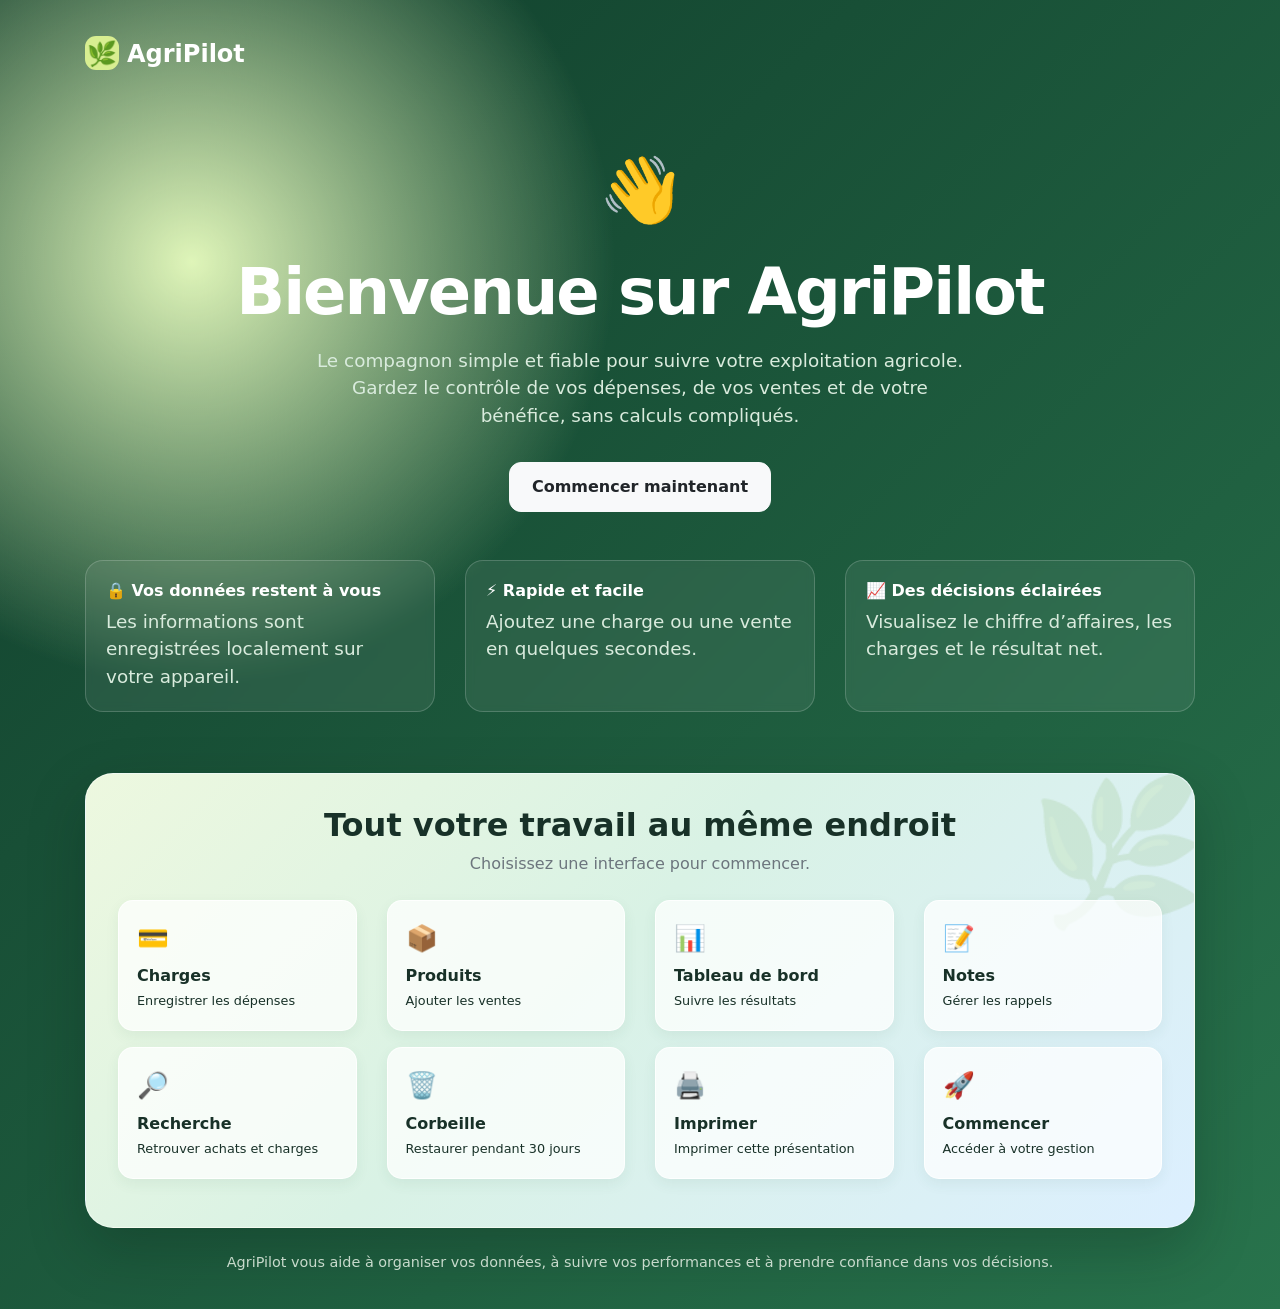
<file: index.html>
<!doctype html>
<html lang="fr">
<head>
  <meta charset="utf-8">
  <meta name="viewport" content="width=device-width, initial-scale=1">
  <title>Bienvenue sur AgriPilot</title>
  <link rel="stylesheet" href="bootstrap-4.0.0/dist/css/bootstrap.min.css">
  <link rel="stylesheet" href="agri.css">
  <style>
    .welcome{min-height:100vh;background:radial-gradient(circle at 15% 20%,#dff5b9 0,transparent 28%),linear-gradient(135deg,#103d2b,#28734c);color:white;padding:36px 0}.hero{padding:70px 0 45px}.hero h1{font-size:clamp(2.2rem,5vw,4.4rem);font-weight:900;letter-spacing:-2px}.hero p{font-size:1.15rem;color:#d9ebdd;max-width:650px}.feature{height:100%;padding:20px;background:#ffffff12;border:1px solid #ffffff2e;border-radius:18px;backdrop-filter:blur(4px)}.feature h2{font-size:1rem;font-weight:800}.menu-panel{background:linear-gradient(135deg,#edf8df,#d9f2e5 45%,#dcefff);color:#183128;border:1px solid #ffffff85;border-radius:28px;padding:32px;box-shadow:0 22px 55px #071c1440;position:relative;overflow:hidden}.menu-panel:before{content:'🌿';position:absolute;right:-15px;top:-32px;font-size:9rem;opacity:.12}.menu-panel h2{font-weight:800}.menu-card{display:block;height:100%;padding:18px;border:1px solid #ffffffcc;border-radius:15px;color:#183128;text-decoration:none;transition:.2s;background:#ffffffbd;box-shadow:0 5px 14px #27604412}.menu-card:hover{transform:translateY(-4px);box-shadow:0 10px 22px #18312825;color:#183128;text-decoration:none;background:#fff}.menu-card span{font-size:1.6rem;display:block;margin-bottom:7px}.menu-card strong{display:block}.trust{color:#d9ebdd;font-size:.9rem}.btn-start{border-radius:12px;padding:12px 22px;font-weight:800}
  </style>
</head>
<body>
  <main class="welcome">
    <div class="container">
      <header class="d-flex align-items-center justify-content-between"><div class="brand"><span class="brand-mark">🌿</span>AgriPilot</div></header>
      <section class="hero text-center">
        <div class="mb-3" style="font-size:4rem">👋</div>
        <h1>Bienvenue sur AgriPilot</h1>
        <p class="mx-auto mt-3">Le compagnon simple et fiable pour suivre votre exploitation agricole. Gardez le contrôle de vos dépenses, de vos ventes et de votre bénéfice, sans calculs compliqués.</p>
        <button class="btn btn-light btn-start mt-3" onclick="document.getElementById('menu').scrollIntoView({behavior:'smooth'})">Commencer maintenant</button>
        <div class="row text-left mt-5"><div class="col-md-4 mb-3"><article class="feature"><h2>🔒 Vos données restent à vous</h2><p class="mb-0">Les informations sont enregistrées localement sur votre appareil.</p></article></div><div class="col-md-4 mb-3"><article class="feature"><h2>⚡ Rapide et facile</h2><p class="mb-0">Ajoutez une charge ou une vente en quelques secondes.</p></article></div><div class="col-md-4 mb-3"><article class="feature"><h2>📈 Des décisions éclairées</h2><p class="mb-0">Visualisez le chiffre d’affaires, les charges et le résultat net.</p></article></div></div>
      </section>
      <section id="menu" class="menu-panel">
        <div class="text-center mb-4"><h2>Tout votre travail au même endroit</h2><p class="text-muted mb-0">Choisissez une interface pour commencer.</p></div>
        <div class="row"><div class="col-6 col-md-3 mb-3"><a class="menu-card" href="gestion_charges_agri.html"><span>💳</span><strong>Charges</strong><small>Enregistrer les dépenses</small></a></div><div class="col-6 col-md-3 mb-3"><a class="menu-card" href="produit_charge_agricol.html"><span>📦</span><strong>Produits</strong><small>Ajouter les ventes</small></a></div><div class="col-6 col-md-3 mb-3"><a class="menu-card" href="tableau_bord_agri.html"><span>📊</span><strong>Tableau de bord</strong><small>Suivre les résultats</small></a></div><div class="col-6 col-md-3 mb-3"><a class="menu-card" href="notes_agri.html"><span>📝</span><strong>Notes</strong><small>Gérer les rappels</small></a></div><div class="col-6 col-md-3 mb-3"><a class="menu-card" href="recherche_agri.html"><span>🔎</span><strong>Recherche</strong><small>Retrouver achats et charges</small></a></div><div class="col-6 col-md-3 mb-3"><a class="menu-card" href="corbeille_agri.html"><span>🗑️</span><strong>Corbeille</strong><small>Restaurer pendant 30 jours</small></a></div><div class="col-6 col-md-3 mb-3"><button class="menu-card text-left w-100" onclick="window.print()"><span>🖨️</span><strong>Imprimer</strong><small>Imprimer cette présentation</small></button></div><div class="col-6 col-md-3 mb-3"><a class="menu-card" href="gestion_charges_agri.html"><span>🚀</span><strong>Commencer</strong><small>Accéder à votre gestion</small></a></div></div>
      </section>
      <p class="trust text-center mt-4 mb-0">AgriPilot vous aide à organiser vos données, à suivre vos performances et à prendre confiance dans vos décisions.</p>
    </div>
  </main>
</body>
</html>
</file>
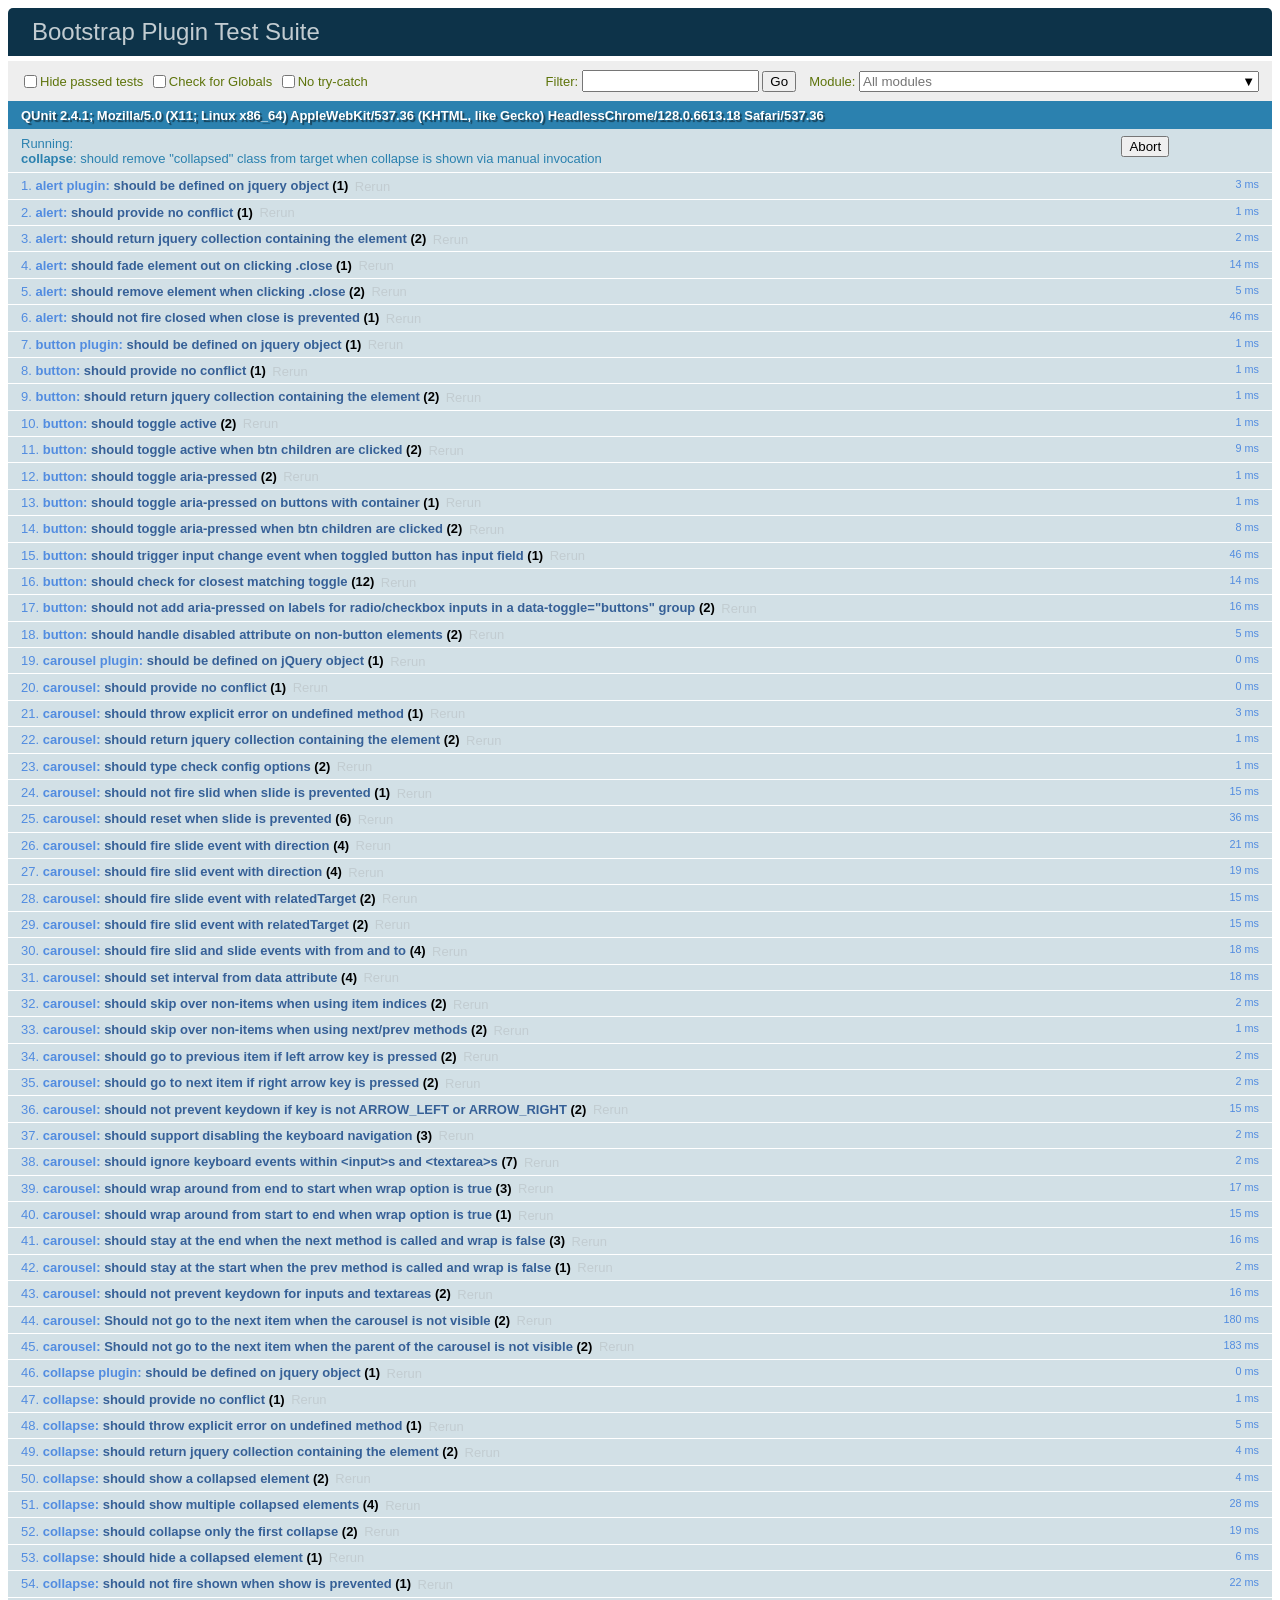
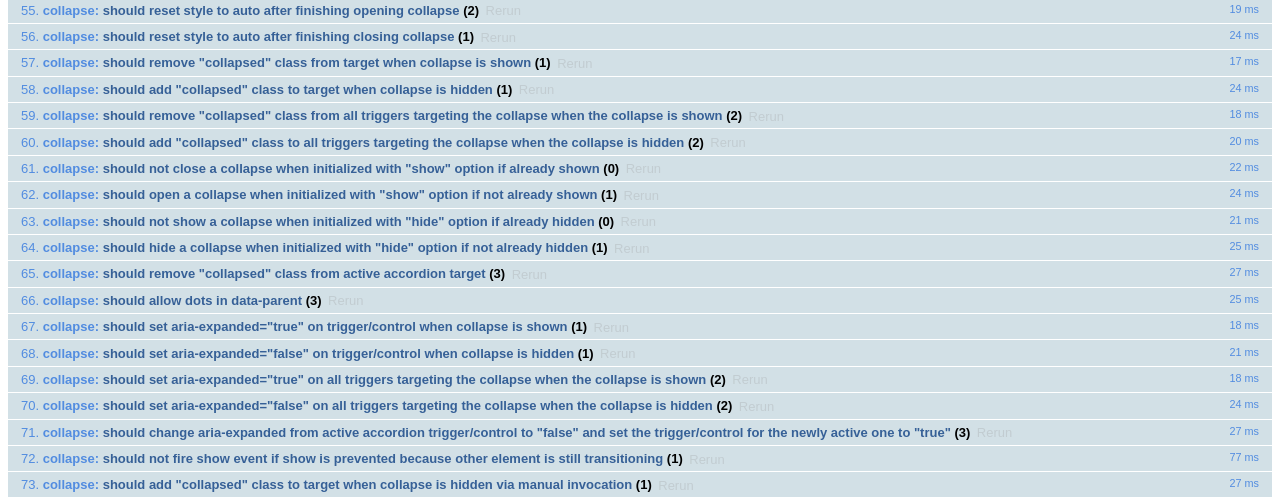
<file: bootstrap-4.0.0/js/tests/index.html>
<!doctype html>
<html lang="en">
  <head>
    <meta charset="utf-8">
    <meta name="viewport" content="width=device-width, initial-scale=1, shrink-to-fit=no">
    <title>Bootstrap Plugin Test Suite</title>

    <!-- jQuery -->
    <script>
      (function () {
        var path = '../../assets/js/vendor/jquery-slim.min.js'
        // get jquery param from the query string.
        var jQueryVersion = location.search.match(/[?&]jquery=(.*?)(?=&|$)/)

        // If a version was specified, use that version from our vendor folder
        if (jQueryVersion) {
          path = 'vendor/jquery-' + jQueryVersion[1] + '.min.js'
        }
        document.write('<script src="' + path + '"><\/script>')
      }())
    </script>
    <script src="../../assets/js/vendor/popper.min.js"></script>

    <!-- QUnit -->
    <link rel="stylesheet" href="vendor/qunit.css" media="screen">
    <script src="vendor/qunit.js"></script>

    <script>
      // Disable jQuery event aliases to ensure we don't accidentally use any of them
      [
        'blur',
        'focus',
        'focusin',
        'focusout',
        'resize',
        'scroll',
        'click',
        'dblclick',
        'mousedown',
        'mouseup',
        'mousemove',
        'mouseover',
        'mouseout',
        'mouseenter',
        'mouseleave',
        'change',
        'select',
        'submit',
        'keydown',
        'keypress',
        'keyup',
        'contextmenu'
      ].forEach(function(eventAlias) {
        $.fn[eventAlias] = function() {
          throw new Error('Using the ".' + eventAlias + '()" method is not allowed, so that Bootstrap can be compatible with custom jQuery builds which exclude the "event aliases" module that defines said method. See https://github.com/twbs/bootstrap/blob/master/CONTRIBUTING.md#js')
        }
      })

      // Require assert.expect in each test
      QUnit.config.requireExpects = true

      // See https://github.com/axemclion/grunt-saucelabs#test-result-details-with-qunit
      var log = []
      var testName

      QUnit.done(function(testResults) {
        var tests = []
        for (var i = 0; i < log.length; i++) {
          var details = log[i]
          tests.push({
            name: details.name,
            result: details.result,
            expected: details.expected,
            actual: details.actual,
            source: details.source
          })
        }
        testResults.tests = tests

        window.global_test_results = testResults
      })

      QUnit.testStart(function(testDetails) {
        QUnit.log(function(details) {
          if (!details.result) {
            details.name = testDetails.name
            log.push(details)
          }
        })
      })

      // Display fixture on-screen on iOS to avoid false positives
      // See https://github.com/twbs/bootstrap/pull/15955
      if (/iPhone|iPad|iPod/.test(navigator.userAgent)) {
        QUnit.begin(function() {
          $('#qunit-fixture').css({ top: 0, left: 0 })
        })

        QUnit.done(function() {
          $('#qunit-fixture').css({ top: '', left: '' })
        })
      }
    </script>

    <!-- Transpiled Plugins -->
    <script src="../dist/util.js"></script>
    <script src="../dist/alert.js"></script>
    <script src="../dist/button.js"></script>
    <script src="../dist/carousel.js"></script>
    <script src="../dist/collapse.js"></script>
    <script src="../dist/dropdown.js"></script>
    <script src="../dist/modal.js"></script>
    <script src="../dist/scrollspy.js"></script>
    <script src="../dist/tab.js"></script>
    <script src="../dist/tooltip.js"></script>
    <script src="../dist/popover.js"></script>

    <!-- Unit Tests -->
    <script src="unit/alert.js"></script>
    <script src="unit/button.js"></script>
    <script src="unit/carousel.js"></script>
    <script src="unit/collapse.js"></script>
    <script src="unit/dropdown.js"></script>
    <script src="unit/modal.js"></script>
    <script src="unit/scrollspy.js"></script>
    <script src="unit/tab.js"></script>
    <script src="unit/tooltip.js"></script>
    <script src="unit/popover.js"></script>
    <script src="unit/util.js"></script>
  </head>
  <body>
    <div id="qunit-container">
      <div id="qunit"></div>
      <div id="qunit-fixture"></div>
    </div>
  </body>
</html>
</file>
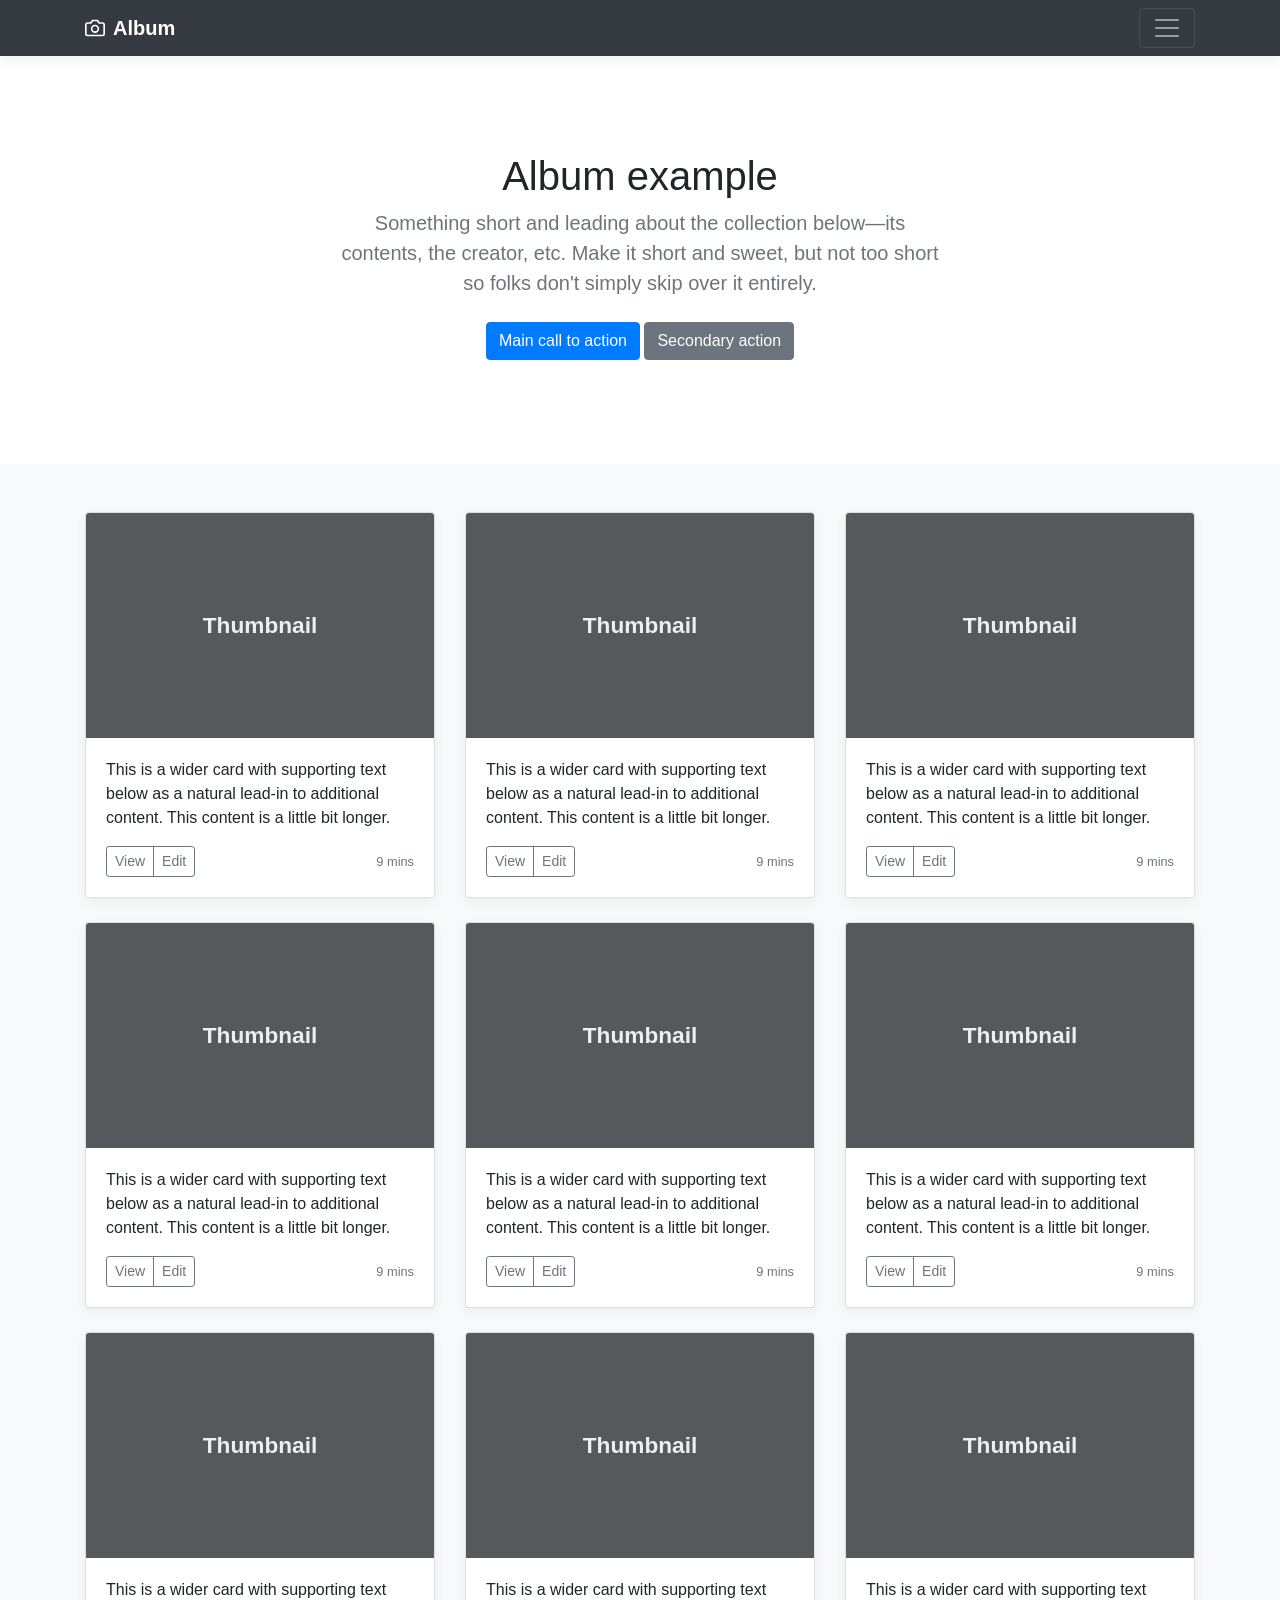
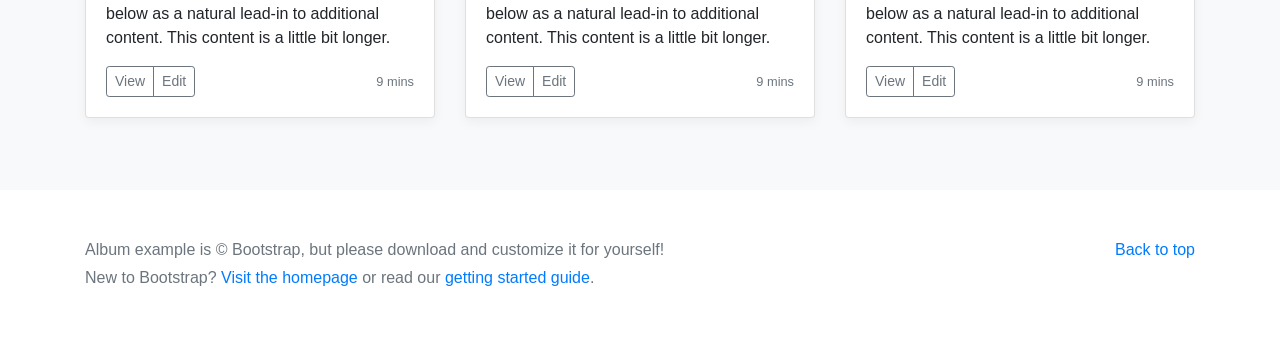
<file: bootstrap-4.0.0/docs/4.0/examples/album/index.html>
<!doctype html>
<html lang="en">
  <head>
    <meta charset="utf-8">
    <meta name="viewport" content="width=device-width, initial-scale=1, shrink-to-fit=no">
    <meta name="description" content="">
    <meta name="author" content="">
    <link rel="icon" href="../../../../favicon.ico">

    <title>Album example for Bootstrap</title>

    <!-- Bootstrap core CSS -->
    <link href="../../../../dist/css/bootstrap.min.css" rel="stylesheet">

    <!-- Custom styles for this template -->
    <link href="album.css" rel="stylesheet">
  </head>

  <body>

    <header>
      <div class="collapse bg-dark" id="navbarHeader">
        <div class="container">
          <div class="row">
            <div class="col-sm-8 col-md-7 py-4">
              <h4 class="text-white">About</h4>
              <p class="text-muted">Add some information about the album below, the author, or any other background context. Make it a few sentences long so folks can pick up some informative tidbits. Then, link them off to some social networking sites or contact information.</p>
            </div>
            <div class="col-sm-4 offset-md-1 py-4">
              <h4 class="text-white">Contact</h4>
              <ul class="list-unstyled">
                <li><a href="#" class="text-white">Follow on Twitter</a></li>
                <li><a href="#" class="text-white">Like on Facebook</a></li>
                <li><a href="#" class="text-white">Email me</a></li>
              </ul>
            </div>
          </div>
        </div>
      </div>
      <div class="navbar navbar-dark bg-dark box-shadow">
        <div class="container d-flex justify-content-between">
          <a href="#" class="navbar-brand d-flex align-items-center">
            <svg xmlns="http://www.w3.org/2000/svg" width="20" height="20" viewBox="0 0 24 24" fill="none" stroke="currentColor" stroke-width="2" stroke-linecap="round" stroke-linejoin="round" class="mr-2"><path d="M23 19a2 2 0 0 1-2 2H3a2 2 0 0 1-2-2V8a2 2 0 0 1 2-2h4l2-3h6l2 3h4a2 2 0 0 1 2 2z"></path><circle cx="12" cy="13" r="4"></circle></svg>
            <strong>Album</strong>
          </a>
          <button class="navbar-toggler" type="button" data-toggle="collapse" data-target="#navbarHeader" aria-controls="navbarHeader" aria-expanded="false" aria-label="Toggle navigation">
            <span class="navbar-toggler-icon"></span>
          </button>
        </div>
      </div>
    </header>

    <main role="main">

      <section class="jumbotron text-center">
        <div class="container">
          <h1 class="jumbotron-heading">Album example</h1>
          <p class="lead text-muted">Something short and leading about the collection below—its contents, the creator, etc. Make it short and sweet, but not too short so folks don't simply skip over it entirely.</p>
          <p>
            <a href="#" class="btn btn-primary my-2">Main call to action</a>
            <a href="#" class="btn btn-secondary my-2">Secondary action</a>
          </p>
        </div>
      </section>

      <div class="album py-5 bg-light">
        <div class="container">

          <div class="row">
            <div class="col-md-4">
              <div class="card mb-4 box-shadow">
                <img class="card-img-top" data-src="holder.js/100px225?theme=thumb&bg=55595c&fg=eceeef&text=Thumbnail" alt="Card image cap">
                <div class="card-body">
                  <p class="card-text">This is a wider card with supporting text below as a natural lead-in to additional content. This content is a little bit longer.</p>
                  <div class="d-flex justify-content-between align-items-center">
                    <div class="btn-group">
                      <button type="button" class="btn btn-sm btn-outline-secondary">View</button>
                      <button type="button" class="btn btn-sm btn-outline-secondary">Edit</button>
                    </div>
                    <small class="text-muted">9 mins</small>
                  </div>
                </div>
              </div>
            </div>
            <div class="col-md-4">
              <div class="card mb-4 box-shadow">
                <img class="card-img-top" data-src="holder.js/100px225?theme=thumb&bg=55595c&fg=eceeef&text=Thumbnail" alt="Card image cap">
                <div class="card-body">
                  <p class="card-text">This is a wider card with supporting text below as a natural lead-in to additional content. This content is a little bit longer.</p>
                  <div class="d-flex justify-content-between align-items-center">
                    <div class="btn-group">
                      <button type="button" class="btn btn-sm btn-outline-secondary">View</button>
                      <button type="button" class="btn btn-sm btn-outline-secondary">Edit</button>
                    </div>
                    <small class="text-muted">9 mins</small>
                  </div>
                </div>
              </div>
            </div>
            <div class="col-md-4">
              <div class="card mb-4 box-shadow">
                <img class="card-img-top" data-src="holder.js/100px225?theme=thumb&bg=55595c&fg=eceeef&text=Thumbnail" alt="Card image cap">
                <div class="card-body">
                  <p class="card-text">This is a wider card with supporting text below as a natural lead-in to additional content. This content is a little bit longer.</p>
                  <div class="d-flex justify-content-between align-items-center">
                    <div class="btn-group">
                      <button type="button" class="btn btn-sm btn-outline-secondary">View</button>
                      <button type="button" class="btn btn-sm btn-outline-secondary">Edit</button>
                    </div>
                    <small class="text-muted">9 mins</small>
                  </div>
                </div>
              </div>
            </div>

            <div class="col-md-4">
              <div class="card mb-4 box-shadow">
                <img class="card-img-top" data-src="holder.js/100px225?theme=thumb&bg=55595c&fg=eceeef&text=Thumbnail" alt="Card image cap">
                <div class="card-body">
                  <p class="card-text">This is a wider card with supporting text below as a natural lead-in to additional content. This content is a little bit longer.</p>
                  <div class="d-flex justify-content-between align-items-center">
                    <div class="btn-group">
                      <button type="button" class="btn btn-sm btn-outline-secondary">View</button>
                      <button type="button" class="btn btn-sm btn-outline-secondary">Edit</button>
                    </div>
                    <small class="text-muted">9 mins</small>
                  </div>
                </div>
              </div>
            </div>
            <div class="col-md-4">
              <div class="card mb-4 box-shadow">
                <img class="card-img-top" data-src="holder.js/100px225?theme=thumb&bg=55595c&fg=eceeef&text=Thumbnail" alt="Card image cap">
                <div class="card-body">
                  <p class="card-text">This is a wider card with supporting text below as a natural lead-in to additional content. This content is a little bit longer.</p>
                  <div class="d-flex justify-content-between align-items-center">
                    <div class="btn-group">
                      <button type="button" class="btn btn-sm btn-outline-secondary">View</button>
                      <button type="button" class="btn btn-sm btn-outline-secondary">Edit</button>
                    </div>
                    <small class="text-muted">9 mins</small>
                  </div>
                </div>
              </div>
            </div>
            <div class="col-md-4">
              <div class="card mb-4 box-shadow">
                <img class="card-img-top" data-src="holder.js/100px225?theme=thumb&bg=55595c&fg=eceeef&text=Thumbnail" alt="Card image cap">
                <div class="card-body">
                  <p class="card-text">This is a wider card with supporting text below as a natural lead-in to additional content. This content is a little bit longer.</p>
                  <div class="d-flex justify-content-between align-items-center">
                    <div class="btn-group">
                      <button type="button" class="btn btn-sm btn-outline-secondary">View</button>
                      <button type="button" class="btn btn-sm btn-outline-secondary">Edit</button>
                    </div>
                    <small class="text-muted">9 mins</small>
                  </div>
                </div>
              </div>
            </div>

            <div class="col-md-4">
              <div class="card mb-4 box-shadow">
                <img class="card-img-top" data-src="holder.js/100px225?theme=thumb&bg=55595c&fg=eceeef&text=Thumbnail" alt="Card image cap">
                <div class="card-body">
                  <p class="card-text">This is a wider card with supporting text below as a natural lead-in to additional content. This content is a little bit longer.</p>
                  <div class="d-flex justify-content-between align-items-center">
                    <div class="btn-group">
                      <button type="button" class="btn btn-sm btn-outline-secondary">View</button>
                      <button type="button" class="btn btn-sm btn-outline-secondary">Edit</button>
                    </div>
                    <small class="text-muted">9 mins</small>
                  </div>
                </div>
              </div>
            </div>
            <div class="col-md-4">
              <div class="card mb-4 box-shadow">
                <img class="card-img-top" data-src="holder.js/100px225?theme=thumb&bg=55595c&fg=eceeef&text=Thumbnail" alt="Card image cap">
                <div class="card-body">
                  <p class="card-text">This is a wider card with supporting text below as a natural lead-in to additional content. This content is a little bit longer.</p>
                  <div class="d-flex justify-content-between align-items-center">
                    <div class="btn-group">
                      <button type="button" class="btn btn-sm btn-outline-secondary">View</button>
                      <button type="button" class="btn btn-sm btn-outline-secondary">Edit</button>
                    </div>
                    <small class="text-muted">9 mins</small>
                  </div>
                </div>
              </div>
            </div>
            <div class="col-md-4">
              <div class="card mb-4 box-shadow">
                <img class="card-img-top" data-src="holder.js/100px225?theme=thumb&bg=55595c&fg=eceeef&text=Thumbnail" alt="Card image cap">
                <div class="card-body">
                  <p class="card-text">This is a wider card with supporting text below as a natural lead-in to additional content. This content is a little bit longer.</p>
                  <div class="d-flex justify-content-between align-items-center">
                    <div class="btn-group">
                      <button type="button" class="btn btn-sm btn-outline-secondary">View</button>
                      <button type="button" class="btn btn-sm btn-outline-secondary">Edit</button>
                    </div>
                    <small class="text-muted">9 mins</small>
                  </div>
                </div>
              </div>
            </div>
          </div>
        </div>
      </div>

    </main>

    <footer class="text-muted">
      <div class="container">
        <p class="float-right">
          <a href="#">Back to top</a>
        </p>
        <p>Album example is &copy; Bootstrap, but please download and customize it for yourself!</p>
        <p>New to Bootstrap? <a href="../../">Visit the homepage</a> or read our <a href="../../getting-started/">getting started guide</a>.</p>
      </div>
    </footer>

    <!-- Bootstrap core JavaScript
    ================================================== -->
    <!-- Placed at the end of the document so the pages load faster -->
    <script src="https://code.jquery.com/jquery-3.2.1.slim.min.js" integrity="sha384-KJ3o2DKtIkvYIK3UENzmM7KCkRr/rE9/Qpg6aAZGJwFDMVNA/GpGFF93hXpG5KkN" crossorigin="anonymous"></script>
    <script>window.jQuery || document.write('<script src="../../../../assets/js/vendor/jquery-slim.min.js"><\/script>')</script>
    <script src="../../../../assets/js/vendor/popper.min.js"></script>
    <script src="../../../../dist/js/bootstrap.min.js"></script>
    <script src="../../../../assets/js/vendor/holder.min.js"></script>
  </body>
</html>
</file>
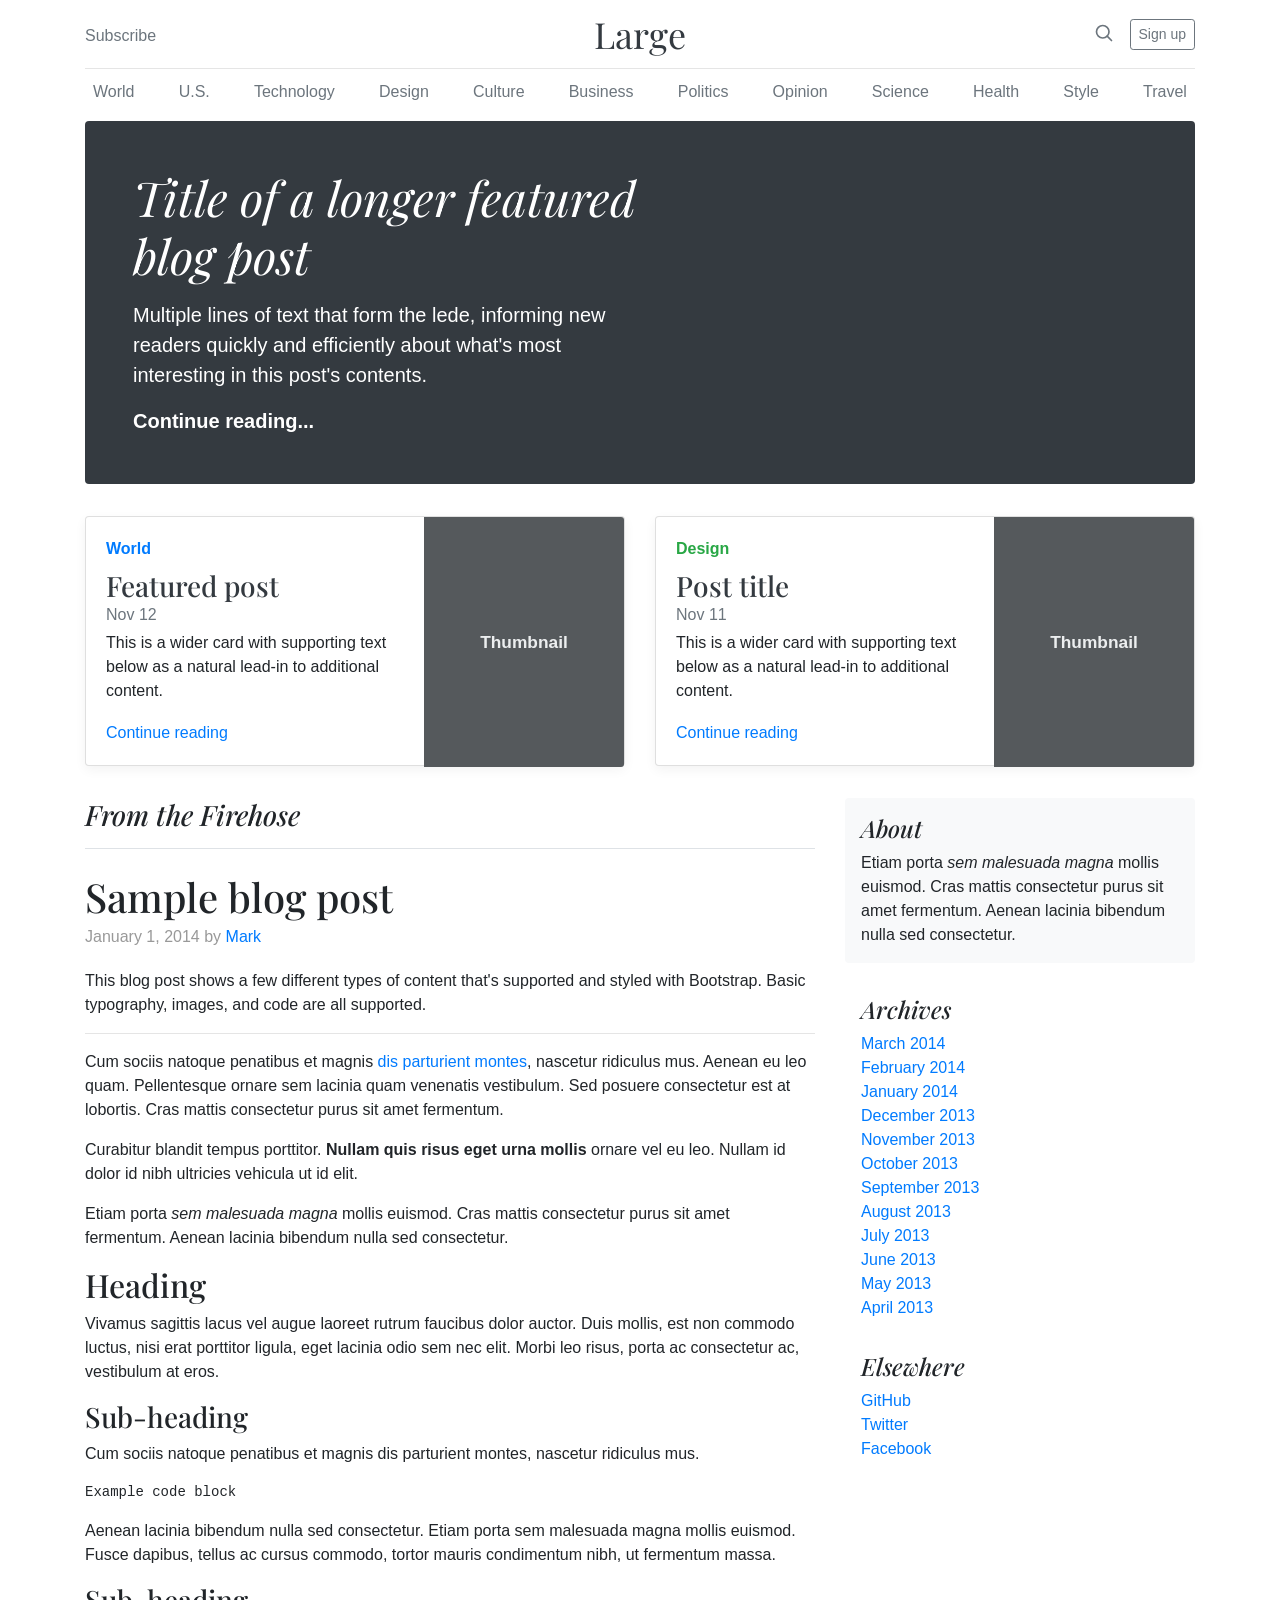
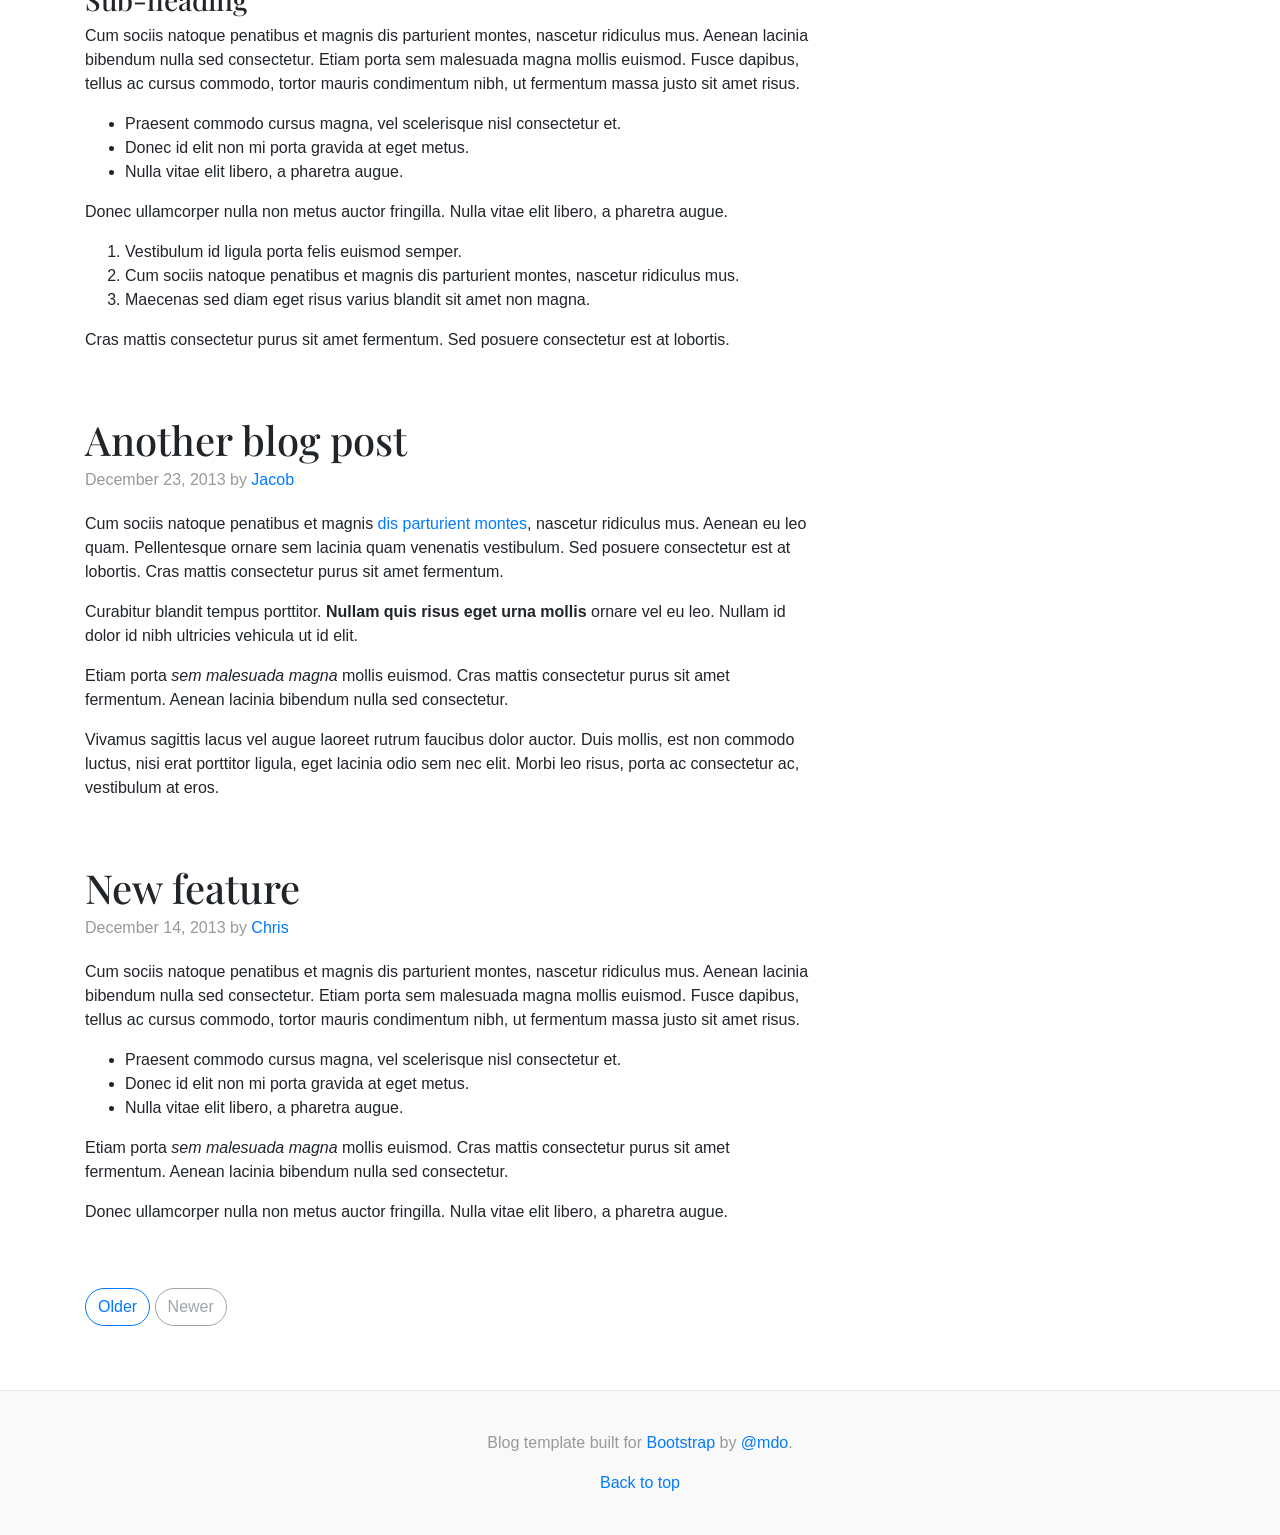
<file: bootstrap-4.0.0/docs/4.0/examples/blog/index.html>
<!doctype html>
<html lang="en">
  <head>
    <meta charset="utf-8">
    <meta name="viewport" content="width=device-width, initial-scale=1, shrink-to-fit=no">
    <meta name="description" content="">
    <meta name="author" content="">
    <link rel="icon" href="../../../../favicon.ico">

    <title>Blog Template for Bootstrap</title>

    <!-- Bootstrap core CSS -->
    <link href="../../../../dist/css/bootstrap.min.css" rel="stylesheet">

    <!-- Custom styles for this template -->
    <link href="https://fonts.googleapis.com/css?family=Playfair+Display:700,900" rel="stylesheet">
    <link href="blog.css" rel="stylesheet">
  </head>

  <body>

    <div class="container">
      <header class="blog-header py-3">
        <div class="row flex-nowrap justify-content-between align-items-center">
          <div class="col-4 pt-1">
            <a class="text-muted" href="#">Subscribe</a>
          </div>
          <div class="col-4 text-center">
            <a class="blog-header-logo text-dark" href="#">Large</a>
          </div>
          <div class="col-4 d-flex justify-content-end align-items-center">
            <a class="text-muted" href="#">
              <svg xmlns="http://www.w3.org/2000/svg" width="20" height="20" viewBox="0 0 24 24" fill="none" stroke="currentColor" stroke-width="2" stroke-linecap="round" stroke-linejoin="round" class="mx-3"><circle cx="10.5" cy="10.5" r="7.5"></circle><line x1="21" y1="21" x2="15.8" y2="15.8"></line></svg>
            </a>
            <a class="btn btn-sm btn-outline-secondary" href="#">Sign up</a>
          </div>
        </div>
      </header>

      <div class="nav-scroller py-1 mb-2">
        <nav class="nav d-flex justify-content-between">
          <a class="p-2 text-muted" href="#">World</a>
          <a class="p-2 text-muted" href="#">U.S.</a>
          <a class="p-2 text-muted" href="#">Technology</a>
          <a class="p-2 text-muted" href="#">Design</a>
          <a class="p-2 text-muted" href="#">Culture</a>
          <a class="p-2 text-muted" href="#">Business</a>
          <a class="p-2 text-muted" href="#">Politics</a>
          <a class="p-2 text-muted" href="#">Opinion</a>
          <a class="p-2 text-muted" href="#">Science</a>
          <a class="p-2 text-muted" href="#">Health</a>
          <a class="p-2 text-muted" href="#">Style</a>
          <a class="p-2 text-muted" href="#">Travel</a>
        </nav>
      </div>

      <div class="jumbotron p-3 p-md-5 text-white rounded bg-dark">
        <div class="col-md-6 px-0">
          <h1 class="display-4 font-italic">Title of a longer featured blog post</h1>
          <p class="lead my-3">Multiple lines of text that form the lede, informing new readers quickly and efficiently about what's most interesting in this post's contents.</p>
          <p class="lead mb-0"><a href="#" class="text-white font-weight-bold">Continue reading...</a></p>
        </div>
      </div>

      <div class="row mb-2">
        <div class="col-md-6">
          <div class="card flex-md-row mb-4 box-shadow h-md-250">
            <div class="card-body d-flex flex-column align-items-start">
              <strong class="d-inline-block mb-2 text-primary">World</strong>
              <h3 class="mb-0">
                <a class="text-dark" href="#">Featured post</a>
              </h3>
              <div class="mb-1 text-muted">Nov 12</div>
              <p class="card-text mb-auto">This is a wider card with supporting text below as a natural lead-in to additional content.</p>
              <a href="#">Continue reading</a>
            </div>
            <img class="card-img-right flex-auto d-none d-md-block" data-src="holder.js/200x250?theme=thumb" alt="Card image cap">
          </div>
        </div>
        <div class="col-md-6">
          <div class="card flex-md-row mb-4 box-shadow h-md-250">
            <div class="card-body d-flex flex-column align-items-start">
              <strong class="d-inline-block mb-2 text-success">Design</strong>
              <h3 class="mb-0">
                <a class="text-dark" href="#">Post title</a>
              </h3>
              <div class="mb-1 text-muted">Nov 11</div>
              <p class="card-text mb-auto">This is a wider card with supporting text below as a natural lead-in to additional content.</p>
              <a href="#">Continue reading</a>
            </div>
            <img class="card-img-right flex-auto d-none d-md-block" data-src="holder.js/200x250?theme=thumb" alt="Card image cap">
          </div>
        </div>
      </div>
    </div>

    <main role="main" class="container">
      <div class="row">
        <div class="col-md-8 blog-main">
          <h3 class="pb-3 mb-4 font-italic border-bottom">
            From the Firehose
          </h3>

          <div class="blog-post">
            <h2 class="blog-post-title">Sample blog post</h2>
            <p class="blog-post-meta">January 1, 2014 by <a href="#">Mark</a></p>

            <p>This blog post shows a few different types of content that's supported and styled with Bootstrap. Basic typography, images, and code are all supported.</p>
            <hr>
            <p>Cum sociis natoque penatibus et magnis <a href="#">dis parturient montes</a>, nascetur ridiculus mus. Aenean eu leo quam. Pellentesque ornare sem lacinia quam venenatis vestibulum. Sed posuere consectetur est at lobortis. Cras mattis consectetur purus sit amet fermentum.</p>
            <blockquote>
              <p>Curabitur blandit tempus porttitor. <strong>Nullam quis risus eget urna mollis</strong> ornare vel eu leo. Nullam id dolor id nibh ultricies vehicula ut id elit.</p>
            </blockquote>
            <p>Etiam porta <em>sem malesuada magna</em> mollis euismod. Cras mattis consectetur purus sit amet fermentum. Aenean lacinia bibendum nulla sed consectetur.</p>
            <h2>Heading</h2>
            <p>Vivamus sagittis lacus vel augue laoreet rutrum faucibus dolor auctor. Duis mollis, est non commodo luctus, nisi erat porttitor ligula, eget lacinia odio sem nec elit. Morbi leo risus, porta ac consectetur ac, vestibulum at eros.</p>
            <h3>Sub-heading</h3>
            <p>Cum sociis natoque penatibus et magnis dis parturient montes, nascetur ridiculus mus.</p>
            <pre><code>Example code block</code></pre>
            <p>Aenean lacinia bibendum nulla sed consectetur. Etiam porta sem malesuada magna mollis euismod. Fusce dapibus, tellus ac cursus commodo, tortor mauris condimentum nibh, ut fermentum massa.</p>
            <h3>Sub-heading</h3>
            <p>Cum sociis natoque penatibus et magnis dis parturient montes, nascetur ridiculus mus. Aenean lacinia bibendum nulla sed consectetur. Etiam porta sem malesuada magna mollis euismod. Fusce dapibus, tellus ac cursus commodo, tortor mauris condimentum nibh, ut fermentum massa justo sit amet risus.</p>
            <ul>
              <li>Praesent commodo cursus magna, vel scelerisque nisl consectetur et.</li>
              <li>Donec id elit non mi porta gravida at eget metus.</li>
              <li>Nulla vitae elit libero, a pharetra augue.</li>
            </ul>
            <p>Donec ullamcorper nulla non metus auctor fringilla. Nulla vitae elit libero, a pharetra augue.</p>
            <ol>
              <li>Vestibulum id ligula porta felis euismod semper.</li>
              <li>Cum sociis natoque penatibus et magnis dis parturient montes, nascetur ridiculus mus.</li>
              <li>Maecenas sed diam eget risus varius blandit sit amet non magna.</li>
            </ol>
            <p>Cras mattis consectetur purus sit amet fermentum. Sed posuere consectetur est at lobortis.</p>
          </div><!-- /.blog-post -->

          <div class="blog-post">
            <h2 class="blog-post-title">Another blog post</h2>
            <p class="blog-post-meta">December 23, 2013 by <a href="#">Jacob</a></p>

            <p>Cum sociis natoque penatibus et magnis <a href="#">dis parturient montes</a>, nascetur ridiculus mus. Aenean eu leo quam. Pellentesque ornare sem lacinia quam venenatis vestibulum. Sed posuere consectetur est at lobortis. Cras mattis consectetur purus sit amet fermentum.</p>
            <blockquote>
              <p>Curabitur blandit tempus porttitor. <strong>Nullam quis risus eget urna mollis</strong> ornare vel eu leo. Nullam id dolor id nibh ultricies vehicula ut id elit.</p>
            </blockquote>
            <p>Etiam porta <em>sem malesuada magna</em> mollis euismod. Cras mattis consectetur purus sit amet fermentum. Aenean lacinia bibendum nulla sed consectetur.</p>
            <p>Vivamus sagittis lacus vel augue laoreet rutrum faucibus dolor auctor. Duis mollis, est non commodo luctus, nisi erat porttitor ligula, eget lacinia odio sem nec elit. Morbi leo risus, porta ac consectetur ac, vestibulum at eros.</p>
          </div><!-- /.blog-post -->

          <div class="blog-post">
            <h2 class="blog-post-title">New feature</h2>
            <p class="blog-post-meta">December 14, 2013 by <a href="#">Chris</a></p>

            <p>Cum sociis natoque penatibus et magnis dis parturient montes, nascetur ridiculus mus. Aenean lacinia bibendum nulla sed consectetur. Etiam porta sem malesuada magna mollis euismod. Fusce dapibus, tellus ac cursus commodo, tortor mauris condimentum nibh, ut fermentum massa justo sit amet risus.</p>
            <ul>
              <li>Praesent commodo cursus magna, vel scelerisque nisl consectetur et.</li>
              <li>Donec id elit non mi porta gravida at eget metus.</li>
              <li>Nulla vitae elit libero, a pharetra augue.</li>
            </ul>
            <p>Etiam porta <em>sem malesuada magna</em> mollis euismod. Cras mattis consectetur purus sit amet fermentum. Aenean lacinia bibendum nulla sed consectetur.</p>
            <p>Donec ullamcorper nulla non metus auctor fringilla. Nulla vitae elit libero, a pharetra augue.</p>
          </div><!-- /.blog-post -->

          <nav class="blog-pagination">
            <a class="btn btn-outline-primary" href="#">Older</a>
            <a class="btn btn-outline-secondary disabled" href="#">Newer</a>
          </nav>

        </div><!-- /.blog-main -->

        <aside class="col-md-4 blog-sidebar">
          <div class="p-3 mb-3 bg-light rounded">
            <h4 class="font-italic">About</h4>
            <p class="mb-0">Etiam porta <em>sem malesuada magna</em> mollis euismod. Cras mattis consectetur purus sit amet fermentum. Aenean lacinia bibendum nulla sed consectetur.</p>
          </div>

          <div class="p-3">
            <h4 class="font-italic">Archives</h4>
            <ol class="list-unstyled mb-0">
              <li><a href="#">March 2014</a></li>
              <li><a href="#">February 2014</a></li>
              <li><a href="#">January 2014</a></li>
              <li><a href="#">December 2013</a></li>
              <li><a href="#">November 2013</a></li>
              <li><a href="#">October 2013</a></li>
              <li><a href="#">September 2013</a></li>
              <li><a href="#">August 2013</a></li>
              <li><a href="#">July 2013</a></li>
              <li><a href="#">June 2013</a></li>
              <li><a href="#">May 2013</a></li>
              <li><a href="#">April 2013</a></li>
            </ol>
          </div>

          <div class="p-3">
            <h4 class="font-italic">Elsewhere</h4>
            <ol class="list-unstyled">
              <li><a href="#">GitHub</a></li>
              <li><a href="#">Twitter</a></li>
              <li><a href="#">Facebook</a></li>
            </ol>
          </div>
        </aside><!-- /.blog-sidebar -->

      </div><!-- /.row -->

    </main><!-- /.container -->

    <footer class="blog-footer">
      <p>Blog template built for <a href="https://getbootstrap.com/">Bootstrap</a> by <a href="https://twitter.com/mdo">@mdo</a>.</p>
      <p>
        <a href="#">Back to top</a>
      </p>
    </footer>

    <!-- Bootstrap core JavaScript
    ================================================== -->
    <!-- Placed at the end of the document so the pages load faster -->
    <script src="https://code.jquery.com/jquery-3.2.1.slim.min.js" integrity="sha384-KJ3o2DKtIkvYIK3UENzmM7KCkRr/rE9/Qpg6aAZGJwFDMVNA/GpGFF93hXpG5KkN" crossorigin="anonymous"></script>
    <script>window.jQuery || document.write('<script src="../../../../assets/js/vendor/jquery-slim.min.js"><\/script>')</script>
    <script src="../../../../assets/js/vendor/popper.min.js"></script>
    <script src="../../../../dist/js/bootstrap.min.js"></script>
    <script src="../../../../assets/js/vendor/holder.min.js"></script>
    <script>
      Holder.addTheme('thumb', {
        bg: '#55595c',
        fg: '#eceeef',
        text: 'Thumbnail'
      });
    </script>
  </body>
</html>
</file>
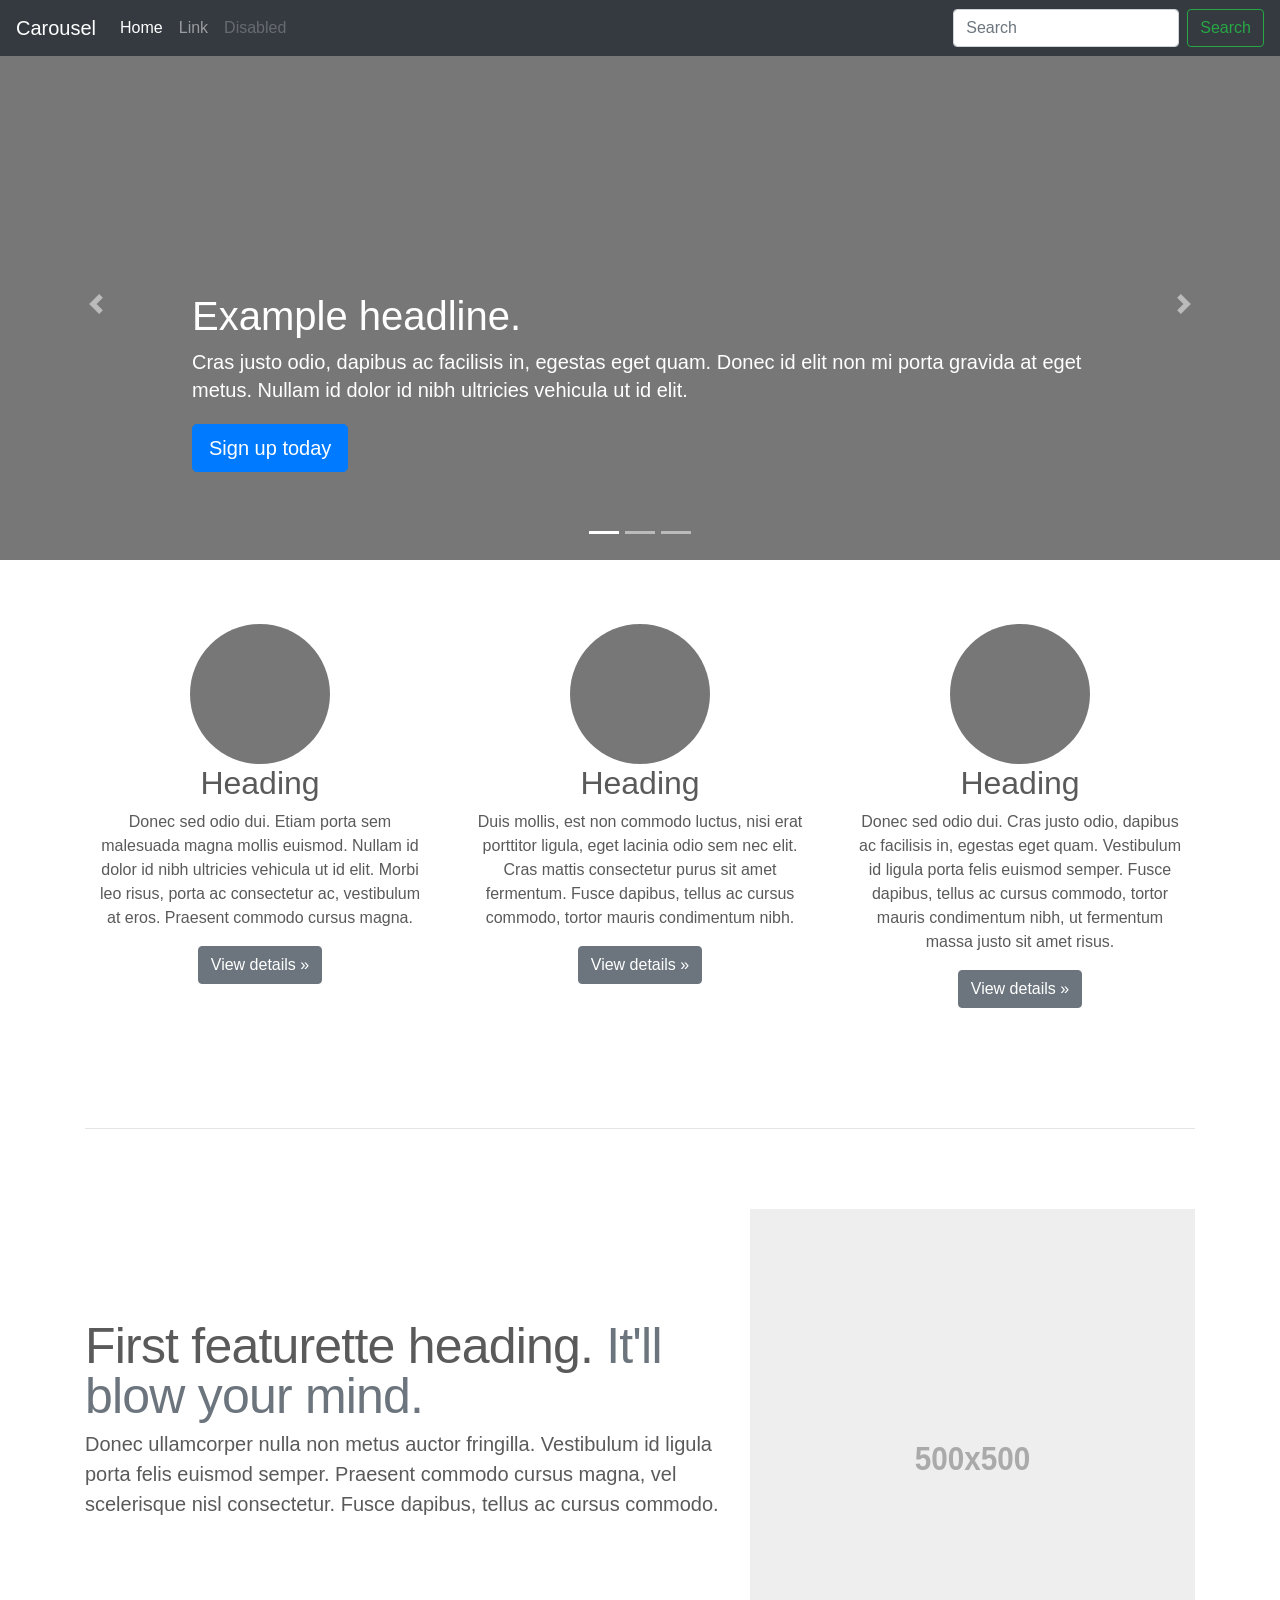
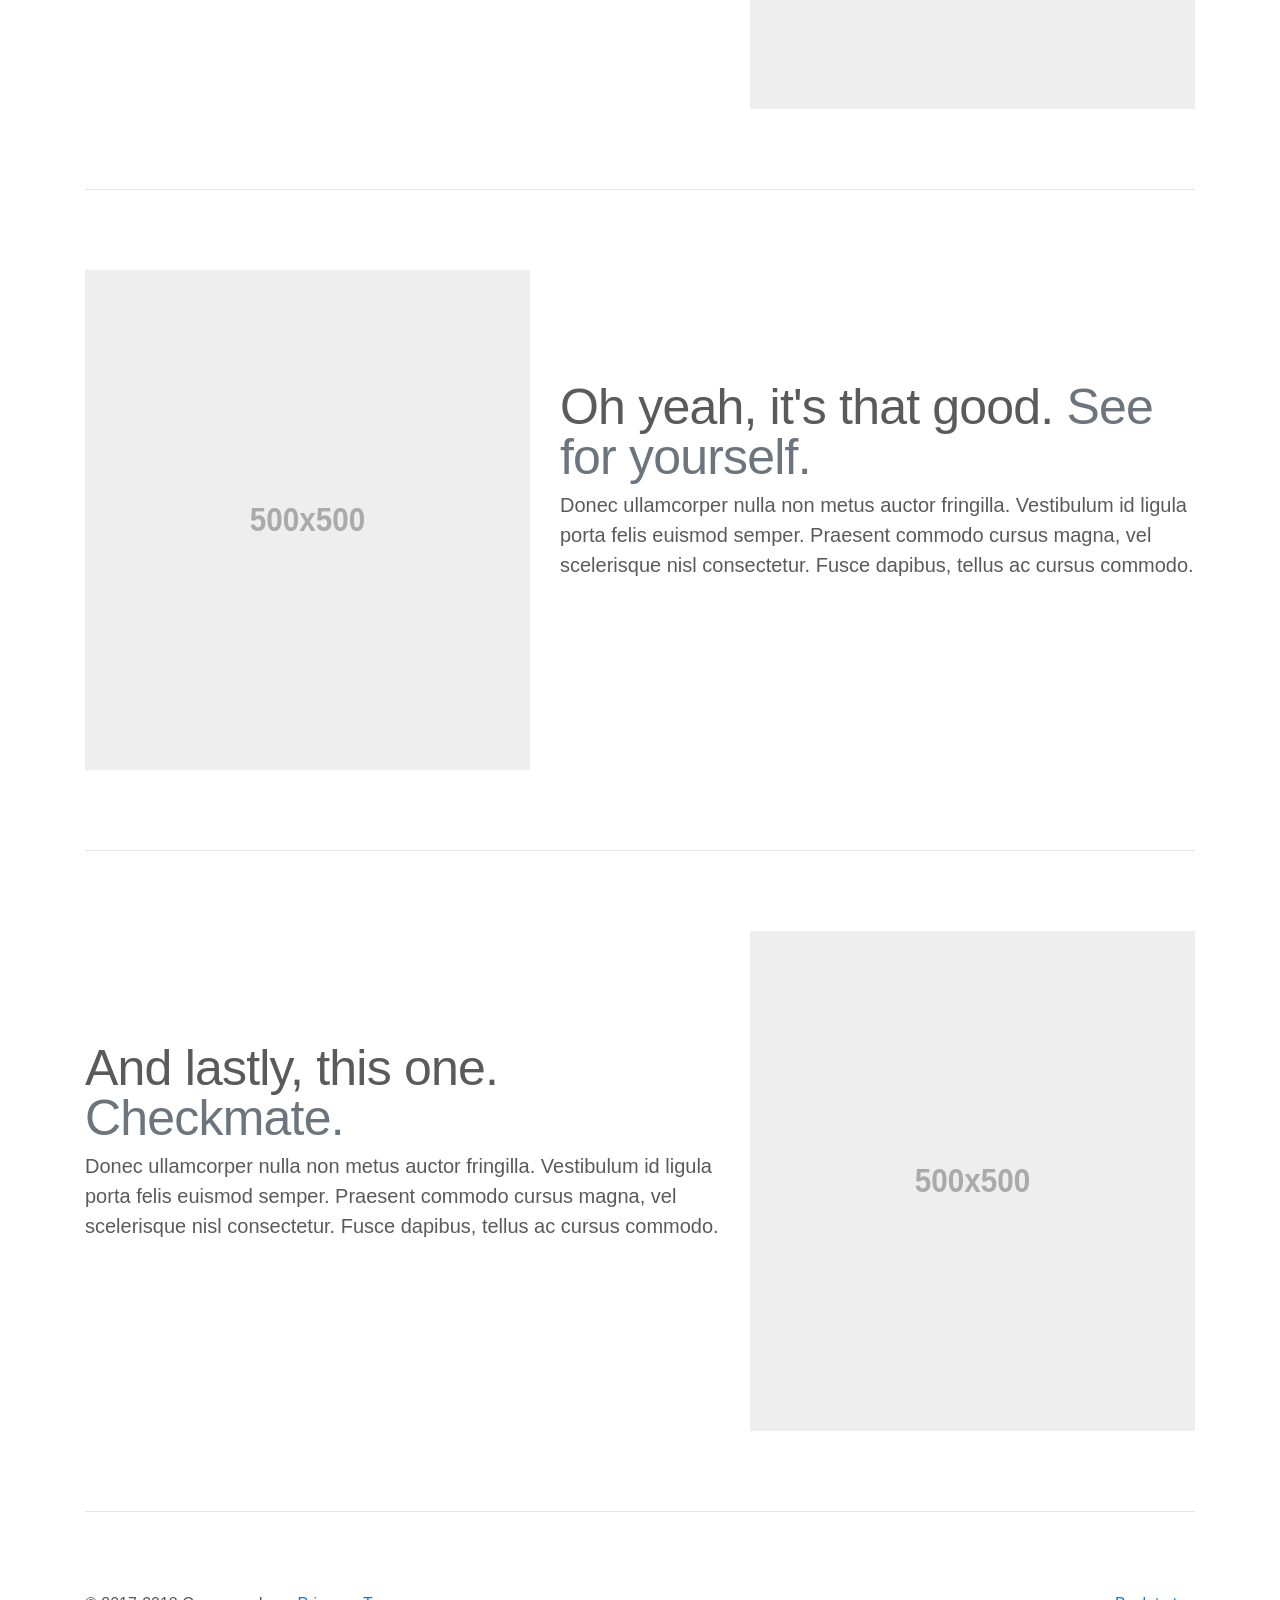
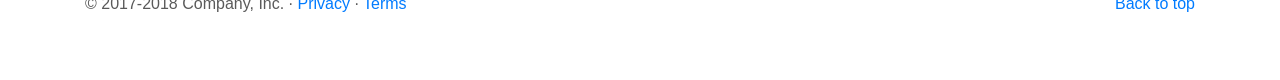
<file: bootstrap-4.0.0/docs/4.0/examples/carousel/index.html>
<!doctype html>
<html lang="en">
  <head>
    <meta charset="utf-8">
    <meta name="viewport" content="width=device-width, initial-scale=1, shrink-to-fit=no">
    <meta name="description" content="">
    <meta name="author" content="">
    <link rel="icon" href="../../../../favicon.ico">

    <title>Carousel Template for Bootstrap</title>

    <!-- Bootstrap core CSS -->
    <link href="../../../../dist/css/bootstrap.min.css" rel="stylesheet">

    <!-- Custom styles for this template -->
    <link href="carousel.css" rel="stylesheet">
  </head>
  <body>

    <header>
      <nav class="navbar navbar-expand-md navbar-dark fixed-top bg-dark">
        <a class="navbar-brand" href="#">Carousel</a>
        <button class="navbar-toggler" type="button" data-toggle="collapse" data-target="#navbarCollapse" aria-controls="navbarCollapse" aria-expanded="false" aria-label="Toggle navigation">
          <span class="navbar-toggler-icon"></span>
        </button>
        <div class="collapse navbar-collapse" id="navbarCollapse">
          <ul class="navbar-nav mr-auto">
            <li class="nav-item active">
              <a class="nav-link" href="#">Home <span class="sr-only">(current)</span></a>
            </li>
            <li class="nav-item">
              <a class="nav-link" href="#">Link</a>
            </li>
            <li class="nav-item">
              <a class="nav-link disabled" href="#">Disabled</a>
            </li>
          </ul>
          <form class="form-inline mt-2 mt-md-0">
            <input class="form-control mr-sm-2" type="text" placeholder="Search" aria-label="Search">
            <button class="btn btn-outline-success my-2 my-sm-0" type="submit">Search</button>
          </form>
        </div>
      </nav>
    </header>

    <main role="main">

      <div id="myCarousel" class="carousel slide" data-ride="carousel">
        <ol class="carousel-indicators">
          <li data-target="#myCarousel" data-slide-to="0" class="active"></li>
          <li data-target="#myCarousel" data-slide-to="1"></li>
          <li data-target="#myCarousel" data-slide-to="2"></li>
        </ol>
        <div class="carousel-inner">
          <div class="carousel-item active">
            <img class="first-slide" src="[data-uri]" alt="First slide">
            <div class="container">
              <div class="carousel-caption text-left">
                <h1>Example headline.</h1>
                <p>Cras justo odio, dapibus ac facilisis in, egestas eget quam. Donec id elit non mi porta gravida at eget metus. Nullam id dolor id nibh ultricies vehicula ut id elit.</p>
                <p><a class="btn btn-lg btn-primary" href="#" role="button">Sign up today</a></p>
              </div>
            </div>
          </div>
          <div class="carousel-item">
            <img class="second-slide" src="[data-uri]" alt="Second slide">
            <div class="container">
              <div class="carousel-caption">
                <h1>Another example headline.</h1>
                <p>Cras justo odio, dapibus ac facilisis in, egestas eget quam. Donec id elit non mi porta gravida at eget metus. Nullam id dolor id nibh ultricies vehicula ut id elit.</p>
                <p><a class="btn btn-lg btn-primary" href="#" role="button">Learn more</a></p>
              </div>
            </div>
          </div>
          <div class="carousel-item">
            <img class="third-slide" src="[data-uri]" alt="Third slide">
            <div class="container">
              <div class="carousel-caption text-right">
                <h1>One more for good measure.</h1>
                <p>Cras justo odio, dapibus ac facilisis in, egestas eget quam. Donec id elit non mi porta gravida at eget metus. Nullam id dolor id nibh ultricies vehicula ut id elit.</p>
                <p><a class="btn btn-lg btn-primary" href="#" role="button">Browse gallery</a></p>
              </div>
            </div>
          </div>
        </div>
        <a class="carousel-control-prev" href="#myCarousel" role="button" data-slide="prev">
          <span class="carousel-control-prev-icon" aria-hidden="true"></span>
          <span class="sr-only">Previous</span>
        </a>
        <a class="carousel-control-next" href="#myCarousel" role="button" data-slide="next">
          <span class="carousel-control-next-icon" aria-hidden="true"></span>
          <span class="sr-only">Next</span>
        </a>
      </div>


      <!-- Marketing messaging and featurettes
      ================================================== -->
      <!-- Wrap the rest of the page in another container to center all the content. -->

      <div class="container marketing">

        <!-- Three columns of text below the carousel -->
        <div class="row">
          <div class="col-lg-4">
            <img class="rounded-circle" src="[data-uri]" alt="Generic placeholder image" width="140" height="140">
            <h2>Heading</h2>
            <p>Donec sed odio dui. Etiam porta sem malesuada magna mollis euismod. Nullam id dolor id nibh ultricies vehicula ut id elit. Morbi leo risus, porta ac consectetur ac, vestibulum at eros. Praesent commodo cursus magna.</p>
            <p><a class="btn btn-secondary" href="#" role="button">View details &raquo;</a></p>
          </div><!-- /.col-lg-4 -->
          <div class="col-lg-4">
            <img class="rounded-circle" src="[data-uri]" alt="Generic placeholder image" width="140" height="140">
            <h2>Heading</h2>
            <p>Duis mollis, est non commodo luctus, nisi erat porttitor ligula, eget lacinia odio sem nec elit. Cras mattis consectetur purus sit amet fermentum. Fusce dapibus, tellus ac cursus commodo, tortor mauris condimentum nibh.</p>
            <p><a class="btn btn-secondary" href="#" role="button">View details &raquo;</a></p>
          </div><!-- /.col-lg-4 -->
          <div class="col-lg-4">
            <img class="rounded-circle" src="[data-uri]" alt="Generic placeholder image" width="140" height="140">
            <h2>Heading</h2>
            <p>Donec sed odio dui. Cras justo odio, dapibus ac facilisis in, egestas eget quam. Vestibulum id ligula porta felis euismod semper. Fusce dapibus, tellus ac cursus commodo, tortor mauris condimentum nibh, ut fermentum massa justo sit amet risus.</p>
            <p><a class="btn btn-secondary" href="#" role="button">View details &raquo;</a></p>
          </div><!-- /.col-lg-4 -->
        </div><!-- /.row -->


        <!-- START THE FEATURETTES -->

        <hr class="featurette-divider">

        <div class="row featurette">
          <div class="col-md-7">
            <h2 class="featurette-heading">First featurette heading. <span class="text-muted">It'll blow your mind.</span></h2>
            <p class="lead">Donec ullamcorper nulla non metus auctor fringilla. Vestibulum id ligula porta felis euismod semper. Praesent commodo cursus magna, vel scelerisque nisl consectetur. Fusce dapibus, tellus ac cursus commodo.</p>
          </div>
          <div class="col-md-5">
            <img class="featurette-image img-fluid mx-auto" data-src="holder.js/500x500/auto" alt="Generic placeholder image">
          </div>
        </div>

        <hr class="featurette-divider">

        <div class="row featurette">
          <div class="col-md-7 order-md-2">
            <h2 class="featurette-heading">Oh yeah, it's that good. <span class="text-muted">See for yourself.</span></h2>
            <p class="lead">Donec ullamcorper nulla non metus auctor fringilla. Vestibulum id ligula porta felis euismod semper. Praesent commodo cursus magna, vel scelerisque nisl consectetur. Fusce dapibus, tellus ac cursus commodo.</p>
          </div>
          <div class="col-md-5 order-md-1">
            <img class="featurette-image img-fluid mx-auto" data-src="holder.js/500x500/auto" alt="Generic placeholder image">
          </div>
        </div>

        <hr class="featurette-divider">

        <div class="row featurette">
          <div class="col-md-7">
            <h2 class="featurette-heading">And lastly, this one. <span class="text-muted">Checkmate.</span></h2>
            <p class="lead">Donec ullamcorper nulla non metus auctor fringilla. Vestibulum id ligula porta felis euismod semper. Praesent commodo cursus magna, vel scelerisque nisl consectetur. Fusce dapibus, tellus ac cursus commodo.</p>
          </div>
          <div class="col-md-5">
            <img class="featurette-image img-fluid mx-auto" data-src="holder.js/500x500/auto" alt="Generic placeholder image">
          </div>
        </div>

        <hr class="featurette-divider">

        <!-- /END THE FEATURETTES -->

      </div><!-- /.container -->


      <!-- FOOTER -->
      <footer class="container">
        <p class="float-right"><a href="#">Back to top</a></p>
        <p>&copy; 2017-2018 Company, Inc. &middot; <a href="#">Privacy</a> &middot; <a href="#">Terms</a></p>
      </footer>
    </main>

    <!-- Bootstrap core JavaScript
    ================================================== -->
    <!-- Placed at the end of the document so the pages load faster -->
    <script src="https://code.jquery.com/jquery-3.2.1.slim.min.js" integrity="sha384-KJ3o2DKtIkvYIK3UENzmM7KCkRr/rE9/Qpg6aAZGJwFDMVNA/GpGFF93hXpG5KkN" crossorigin="anonymous"></script>
    <script>window.jQuery || document.write('<script src="../../../../assets/js/vendor/jquery-slim.min.js"><\/script>')</script>
    <script src="../../../../assets/js/vendor/popper.min.js"></script>
    <script src="../../../../dist/js/bootstrap.min.js"></script>
    <!-- Just to make our placeholder images work. Don't actually copy the next line! -->
    <script src="../../../../assets/js/vendor/holder.min.js"></script>
  </body>
</html>
</file>
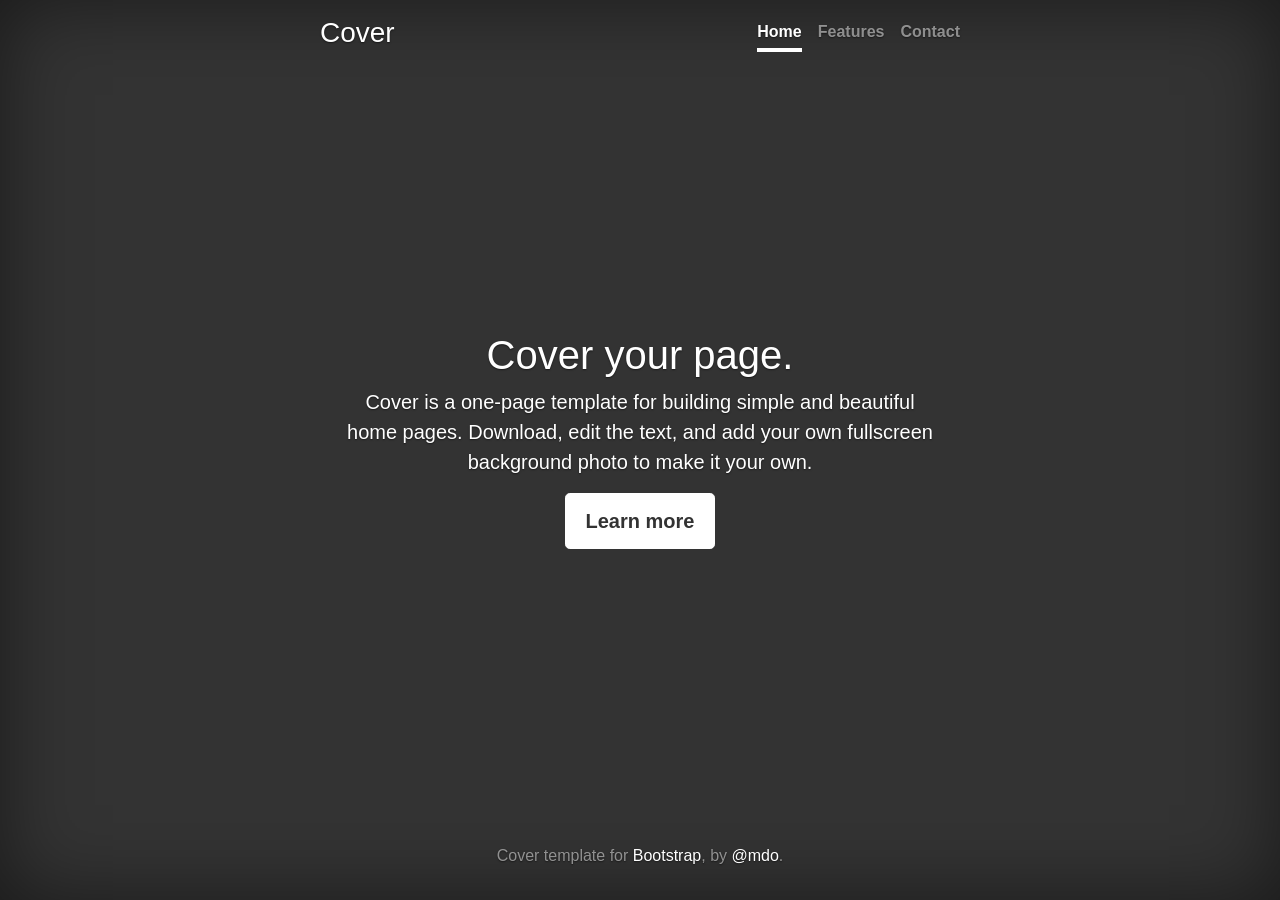
<file: bootstrap-4.0.0/docs/4.0/examples/cover/index.html>
<!doctype html>
<html lang="en">
  <head>
    <meta charset="utf-8">
    <meta name="viewport" content="width=device-width, initial-scale=1, shrink-to-fit=no">
    <meta name="description" content="">
    <meta name="author" content="">
    <link rel="icon" href="../../../../favicon.ico">

    <title>Cover Template for Bootstrap</title>

    <!-- Bootstrap core CSS -->
    <link href="../../../../dist/css/bootstrap.min.css" rel="stylesheet">

    <!-- Custom styles for this template -->
    <link href="cover.css" rel="stylesheet">
  </head>

  <body class="text-center">

    <div class="cover-container d-flex h-100 p-3 mx-auto flex-column">
      <header class="masthead mb-auto">
        <div class="inner">
          <h3 class="masthead-brand">Cover</h3>
          <nav class="nav nav-masthead justify-content-center">
            <a class="nav-link active" href="#">Home</a>
            <a class="nav-link" href="#">Features</a>
            <a class="nav-link" href="#">Contact</a>
          </nav>
        </div>
      </header>

      <main role="main" class="inner cover">
        <h1 class="cover-heading">Cover your page.</h1>
        <p class="lead">Cover is a one-page template for building simple and beautiful home pages. Download, edit the text, and add your own fullscreen background photo to make it your own.</p>
        <p class="lead">
          <a href="#" class="btn btn-lg btn-secondary">Learn more</a>
        </p>
      </main>

      <footer class="mastfoot mt-auto">
        <div class="inner">
          <p>Cover template for <a href="https://getbootstrap.com/">Bootstrap</a>, by <a href="https://twitter.com/mdo">@mdo</a>.</p>
        </div>
      </footer>
    </div>


    <!-- Bootstrap core JavaScript
    ================================================== -->
    <!-- Placed at the end of the document so the pages load faster -->
    <script src="https://code.jquery.com/jquery-3.2.1.slim.min.js" integrity="sha384-KJ3o2DKtIkvYIK3UENzmM7KCkRr/rE9/Qpg6aAZGJwFDMVNA/GpGFF93hXpG5KkN" crossorigin="anonymous"></script>
    <script>window.jQuery || document.write('<script src="../../../../assets/js/vendor/jquery-slim.min.js"><\/script>')</script>
    <script src="../../../../assets/js/vendor/popper.min.js"></script>
    <script src="../../../../dist/js/bootstrap.min.js"></script>
  </body>
</html>
</file>
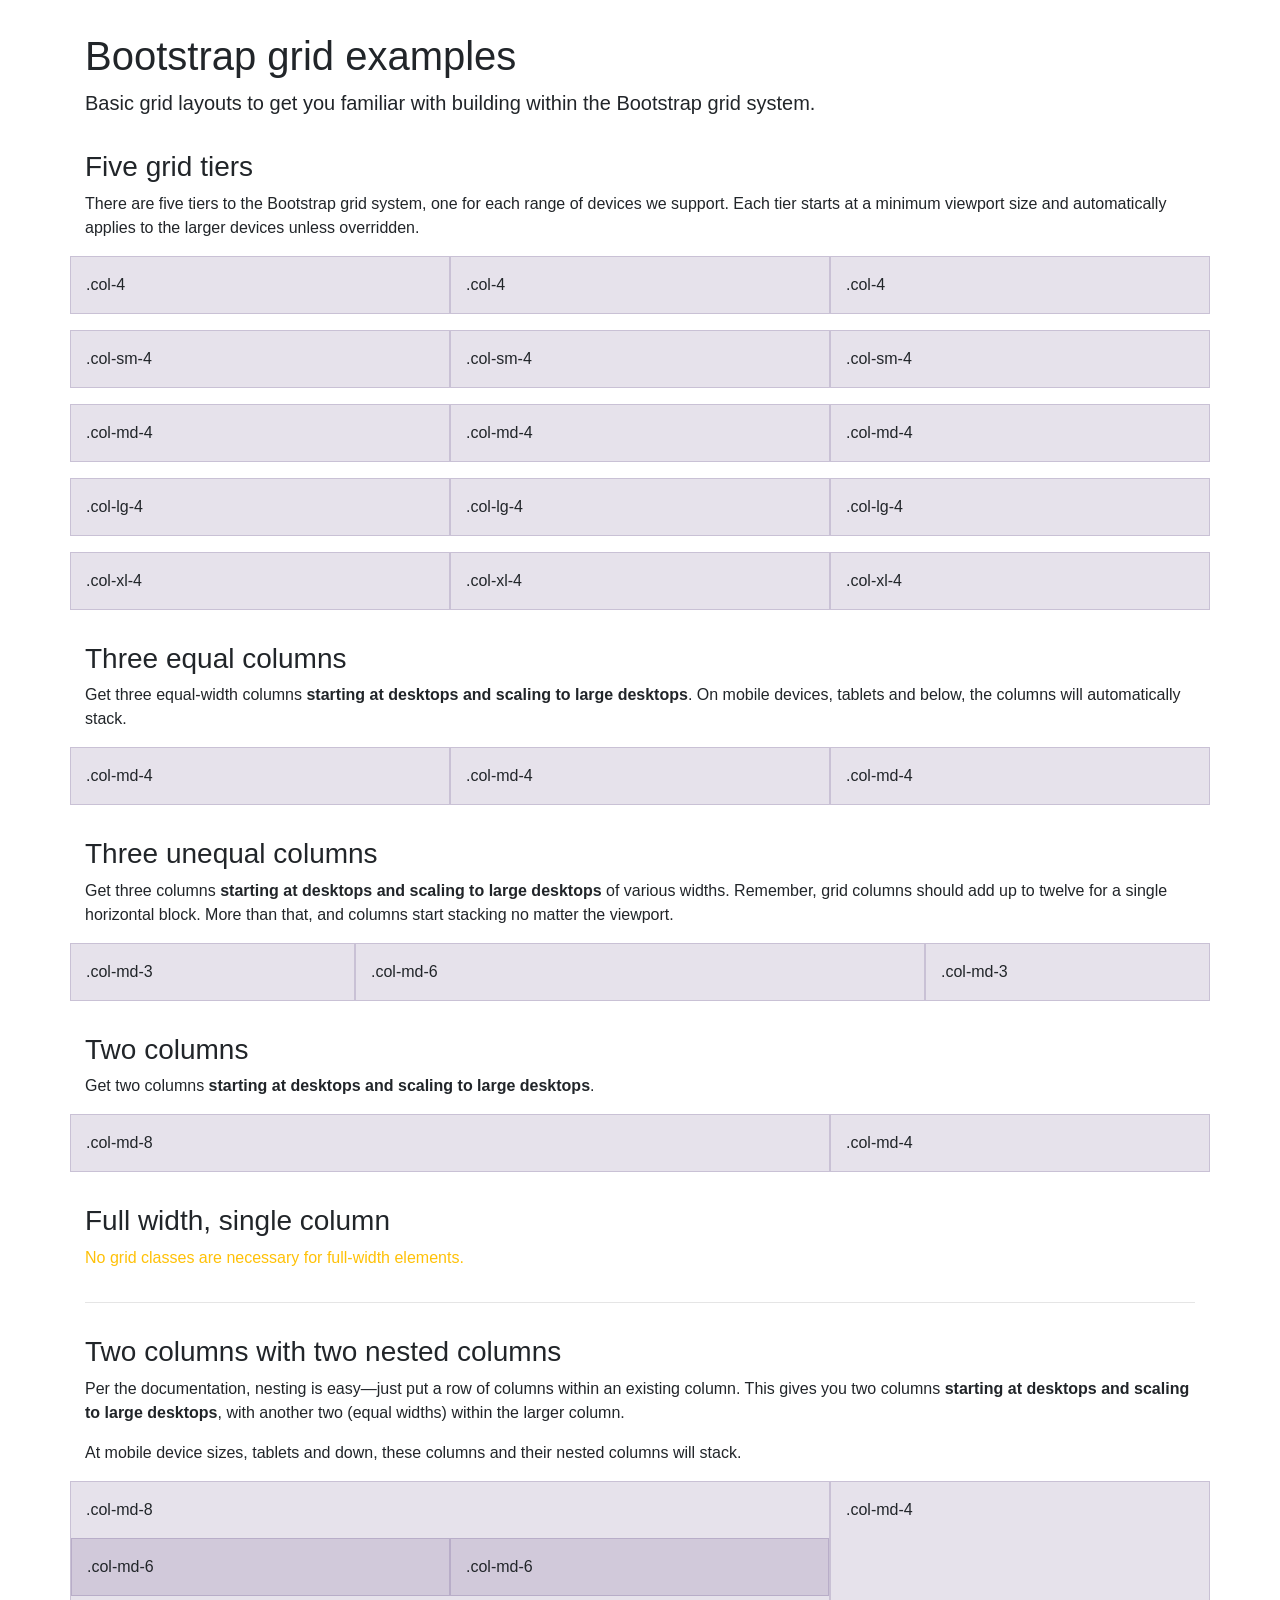
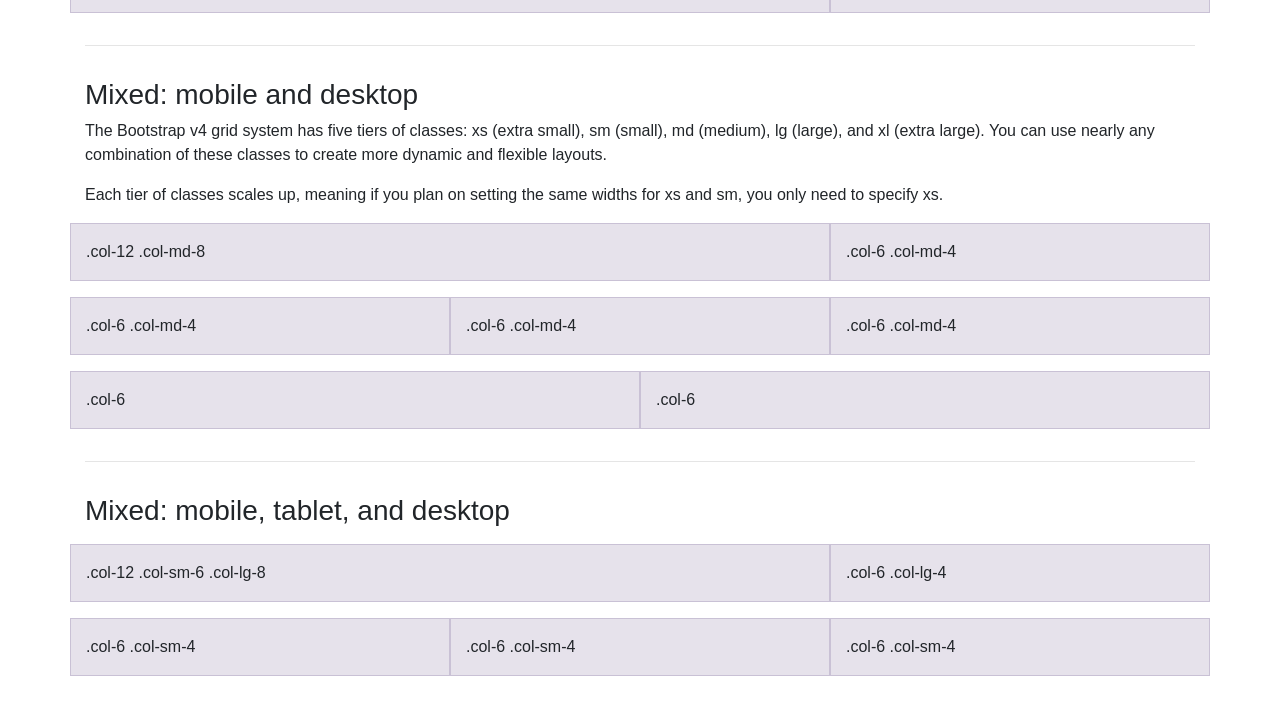
<file: bootstrap-4.0.0/docs/4.0/examples/grid/index.html>
<!doctype html>
<html lang="en">
  <head>
    <meta charset="utf-8">
    <meta name="viewport" content="width=device-width, initial-scale=1, shrink-to-fit=no">
    <meta name="description" content="">
    <meta name="author" content="">
    <link rel="icon" href="../../../../favicon.ico">

    <title>Grid Template for Bootstrap</title>

    <!-- Bootstrap core CSS -->
    <link href="../../../../dist/css/bootstrap.min.css" rel="stylesheet">

    <!-- Custom styles for this template -->
    <link href="grid.css" rel="stylesheet">
  </head>

  <body>
    <div class="container">

      <h1>Bootstrap grid examples</h1>
      <p class="lead">Basic grid layouts to get you familiar with building within the Bootstrap grid system.</p>

      <h3>Five grid tiers</h3>
      <p>There are five tiers to the Bootstrap grid system, one for each range of devices we support. Each tier starts at a minimum viewport size and automatically applies to the larger devices unless overridden.</p>

      <div class="row">
        <div class="col-4">.col-4</div>
        <div class="col-4">.col-4</div>
        <div class="col-4">.col-4</div>
      </div>

      <div class="row">
        <div class="col-sm-4">.col-sm-4</div>
        <div class="col-sm-4">.col-sm-4</div>
        <div class="col-sm-4">.col-sm-4</div>
      </div>

      <div class="row">
        <div class="col-md-4">.col-md-4</div>
        <div class="col-md-4">.col-md-4</div>
        <div class="col-md-4">.col-md-4</div>
      </div>

      <div class="row">
        <div class="col-lg-4">.col-lg-4</div>
        <div class="col-lg-4">.col-lg-4</div>
        <div class="col-lg-4">.col-lg-4</div>
      </div>

      <div class="row">
        <div class="col-xl-4">.col-xl-4</div>
        <div class="col-xl-4">.col-xl-4</div>
        <div class="col-xl-4">.col-xl-4</div>
      </div>

      <h3>Three equal columns</h3>
      <p>Get three equal-width columns <strong>starting at desktops and scaling to large desktops</strong>. On mobile devices, tablets and below, the columns will automatically stack.</p>
      <div class="row">
        <div class="col-md-4">.col-md-4</div>
        <div class="col-md-4">.col-md-4</div>
        <div class="col-md-4">.col-md-4</div>
      </div>

      <h3>Three unequal columns</h3>
      <p>Get three columns <strong>starting at desktops and scaling to large desktops</strong> of various widths. Remember, grid columns should add up to twelve for a single horizontal block. More than that, and columns start stacking no matter the viewport.</p>
      <div class="row">
        <div class="col-md-3">.col-md-3</div>
        <div class="col-md-6">.col-md-6</div>
        <div class="col-md-3">.col-md-3</div>
      </div>

      <h3>Two columns</h3>
      <p>Get two columns <strong>starting at desktops and scaling to large desktops</strong>.</p>
      <div class="row">
        <div class="col-md-8">.col-md-8</div>
        <div class="col-md-4">.col-md-4</div>
      </div>

      <h3>Full width, single column</h3>
      <p class="text-warning">No grid classes are necessary for full-width elements.</p>

      <hr>

      <h3>Two columns with two nested columns</h3>
      <p>Per the documentation, nesting is easy—just put a row of columns within an existing column. This gives you two columns <strong>starting at desktops and scaling to large desktops</strong>, with another two (equal widths) within the larger column.</p>
      <p>At mobile device sizes, tablets and down, these columns and their nested columns will stack.</p>
      <div class="row">
        <div class="col-md-8">
          .col-md-8
          <div class="row">
            <div class="col-md-6">.col-md-6</div>
            <div class="col-md-6">.col-md-6</div>
          </div>
        </div>
        <div class="col-md-4">.col-md-4</div>
      </div>

      <hr>

      <h3>Mixed: mobile and desktop</h3>
      <p>The Bootstrap v4 grid system has five tiers of classes: xs (extra small), sm (small), md (medium), lg (large), and xl (extra large). You can use nearly any combination of these classes to create more dynamic and flexible layouts.</p>
      <p>Each tier of classes scales up, meaning if you plan on setting the same widths for xs and sm, you only need to specify xs.</p>
      <div class="row">
        <div class="col-12 col-md-8">.col-12 .col-md-8</div>
        <div class="col-6 col-md-4">.col-6 .col-md-4</div>
      </div>
      <div class="row">
        <div class="col-6 col-md-4">.col-6 .col-md-4</div>
        <div class="col-6 col-md-4">.col-6 .col-md-4</div>
        <div class="col-6 col-md-4">.col-6 .col-md-4</div>
      </div>
      <div class="row">
        <div class="col-6">.col-6</div>
        <div class="col-6">.col-6</div>
      </div>

      <hr>

      <h3>Mixed: mobile, tablet, and desktop</h3>
      <p></p>
      <div class="row">
        <div class="col-12 col-sm-6 col-lg-8">.col-12 .col-sm-6 .col-lg-8</div>
        <div class="col-6 col-lg-4">.col-6 .col-lg-4</div>
      </div>
      <div class="row">
        <div class="col-6 col-sm-4">.col-6 .col-sm-4</div>
        <div class="col-6 col-sm-4">.col-6 .col-sm-4</div>
        <div class="col-6 col-sm-4">.col-6 .col-sm-4</div>
      </div>

    </div> <!-- /container -->
  </body>
</html>
</file>
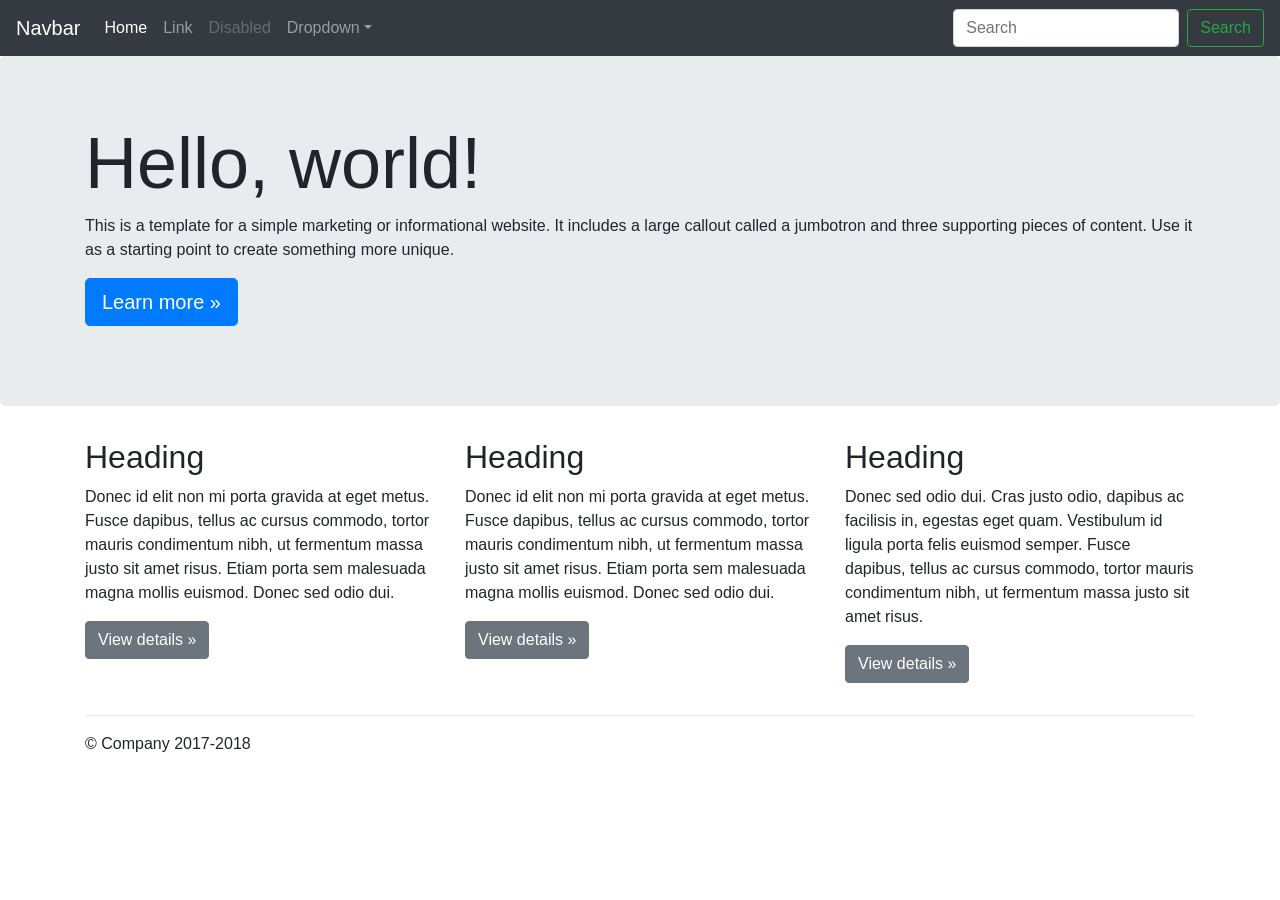
<file: bootstrap-4.0.0/docs/4.0/examples/jumbotron/index.html>
<!doctype html>
<html lang="en">
  <head>
    <meta charset="utf-8">
    <meta name="viewport" content="width=device-width, initial-scale=1, shrink-to-fit=no">
    <meta name="description" content="">
    <meta name="author" content="">
    <link rel="icon" href="../../../../favicon.ico">

    <title>Jumbotron Template for Bootstrap</title>

    <!-- Bootstrap core CSS -->
    <link href="../../../../dist/css/bootstrap.min.css" rel="stylesheet">

    <!-- Custom styles for this template -->
    <link href="jumbotron.css" rel="stylesheet">
  </head>

  <body>

    <nav class="navbar navbar-expand-md navbar-dark fixed-top bg-dark">
      <a class="navbar-brand" href="#">Navbar</a>
      <button class="navbar-toggler" type="button" data-toggle="collapse" data-target="#navbarsExampleDefault" aria-controls="navbarsExampleDefault" aria-expanded="false" aria-label="Toggle navigation">
        <span class="navbar-toggler-icon"></span>
      </button>

      <div class="collapse navbar-collapse" id="navbarsExampleDefault">
        <ul class="navbar-nav mr-auto">
          <li class="nav-item active">
            <a class="nav-link" href="#">Home <span class="sr-only">(current)</span></a>
          </li>
          <li class="nav-item">
            <a class="nav-link" href="#">Link</a>
          </li>
          <li class="nav-item">
            <a class="nav-link disabled" href="#">Disabled</a>
          </li>
          <li class="nav-item dropdown">
            <a class="nav-link dropdown-toggle" href="http://example.com" id="dropdown01" data-toggle="dropdown" aria-haspopup="true" aria-expanded="false">Dropdown</a>
            <div class="dropdown-menu" aria-labelledby="dropdown01">
              <a class="dropdown-item" href="#">Action</a>
              <a class="dropdown-item" href="#">Another action</a>
              <a class="dropdown-item" href="#">Something else here</a>
            </div>
          </li>
        </ul>
        <form class="form-inline my-2 my-lg-0">
          <input class="form-control mr-sm-2" type="text" placeholder="Search" aria-label="Search">
          <button class="btn btn-outline-success my-2 my-sm-0" type="submit">Search</button>
        </form>
      </div>
    </nav>

    <main role="main">

      <!-- Main jumbotron for a primary marketing message or call to action -->
      <div class="jumbotron">
        <div class="container">
          <h1 class="display-3">Hello, world!</h1>
          <p>This is a template for a simple marketing or informational website. It includes a large callout called a jumbotron and three supporting pieces of content. Use it as a starting point to create something more unique.</p>
          <p><a class="btn btn-primary btn-lg" href="#" role="button">Learn more &raquo;</a></p>
        </div>
      </div>

      <div class="container">
        <!-- Example row of columns -->
        <div class="row">
          <div class="col-md-4">
            <h2>Heading</h2>
            <p>Donec id elit non mi porta gravida at eget metus. Fusce dapibus, tellus ac cursus commodo, tortor mauris condimentum nibh, ut fermentum massa justo sit amet risus. Etiam porta sem malesuada magna mollis euismod. Donec sed odio dui. </p>
            <p><a class="btn btn-secondary" href="#" role="button">View details &raquo;</a></p>
          </div>
          <div class="col-md-4">
            <h2>Heading</h2>
            <p>Donec id elit non mi porta gravida at eget metus. Fusce dapibus, tellus ac cursus commodo, tortor mauris condimentum nibh, ut fermentum massa justo sit amet risus. Etiam porta sem malesuada magna mollis euismod. Donec sed odio dui. </p>
            <p><a class="btn btn-secondary" href="#" role="button">View details &raquo;</a></p>
          </div>
          <div class="col-md-4">
            <h2>Heading</h2>
            <p>Donec sed odio dui. Cras justo odio, dapibus ac facilisis in, egestas eget quam. Vestibulum id ligula porta felis euismod semper. Fusce dapibus, tellus ac cursus commodo, tortor mauris condimentum nibh, ut fermentum massa justo sit amet risus.</p>
            <p><a class="btn btn-secondary" href="#" role="button">View details &raquo;</a></p>
          </div>
        </div>

        <hr>

      </div> <!-- /container -->

    </main>

    <footer class="container">
      <p>&copy; Company 2017-2018</p>
    </footer>

    <!-- Bootstrap core JavaScript
    ================================================== -->
    <!-- Placed at the end of the document so the pages load faster -->
    <script src="https://code.jquery.com/jquery-3.2.1.slim.min.js" integrity="sha384-KJ3o2DKtIkvYIK3UENzmM7KCkRr/rE9/Qpg6aAZGJwFDMVNA/GpGFF93hXpG5KkN" crossorigin="anonymous"></script>
    <script>window.jQuery || document.write('<script src="../../../../assets/js/vendor/jquery-slim.min.js"><\/script>')</script>
    <script src="../../../../assets/js/vendor/popper.min.js"></script>
    <script src="../../../../dist/js/bootstrap.min.js"></script>
  </body>
</html>
</file>
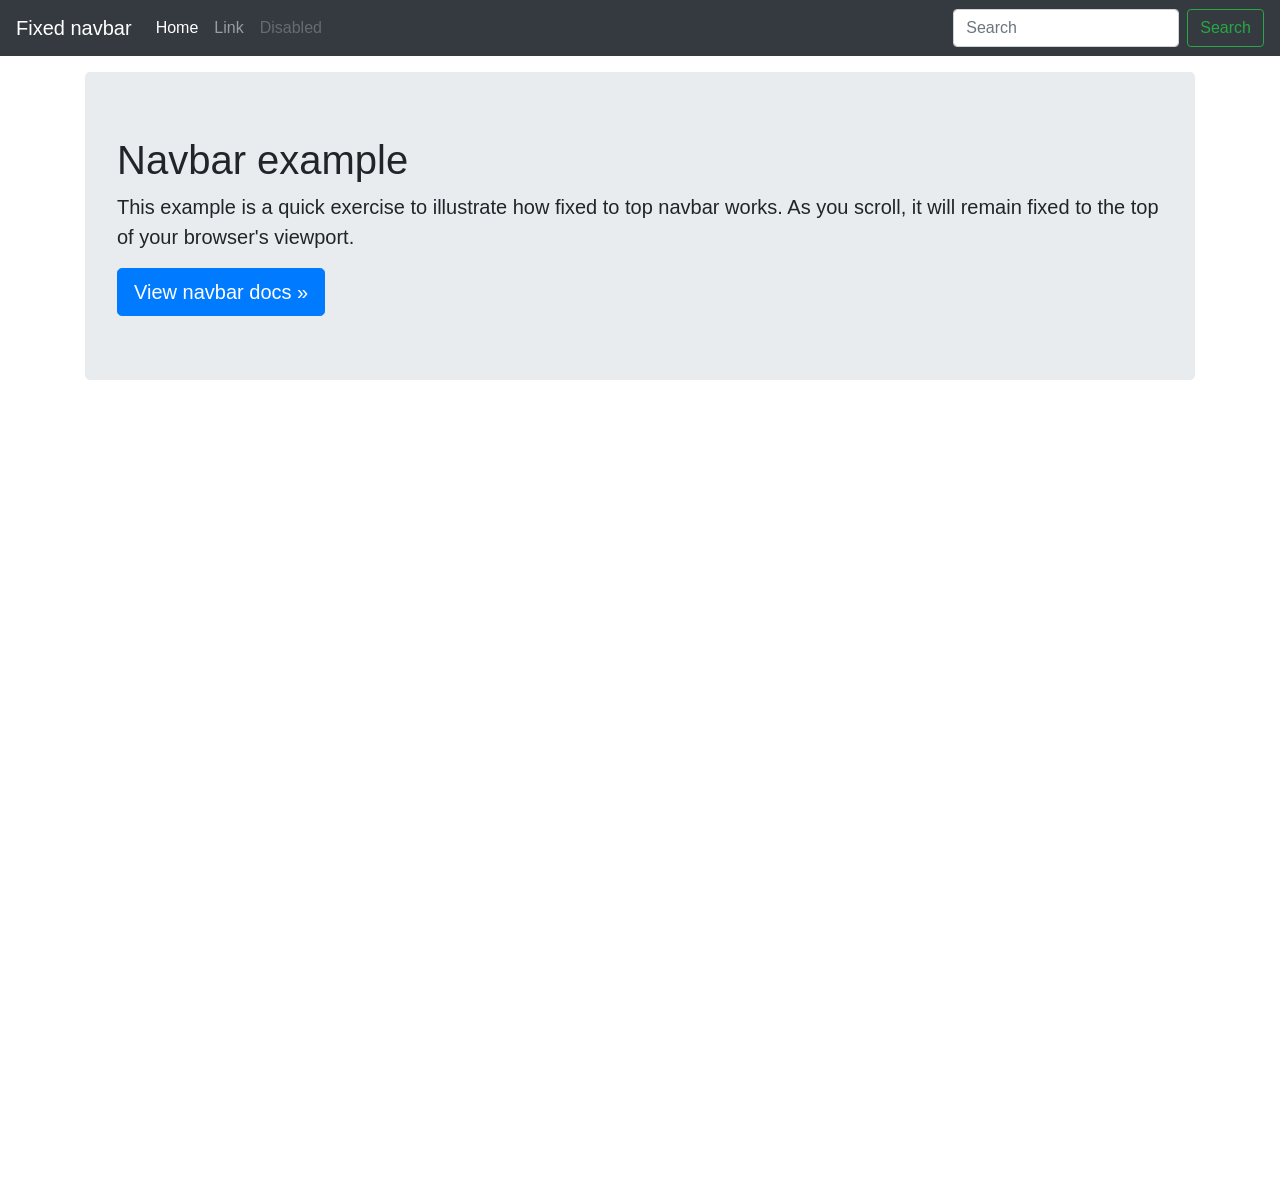
<file: bootstrap-4.0.0/docs/4.0/examples/navbar-fixed/index.html>
<!doctype html>
<html lang="en">
  <head>
    <meta charset="utf-8">
    <meta name="viewport" content="width=device-width, initial-scale=1, shrink-to-fit=no">
    <meta name="description" content="">
    <meta name="author" content="">
    <link rel="icon" href="../../../../favicon.ico">

    <title>Fixed top navbar example for Bootstrap</title>

    <!-- Bootstrap core CSS -->
    <link href="../../../../dist/css/bootstrap.min.css" rel="stylesheet">

    <!-- Custom styles for this template -->
    <link href="navbar-top-fixed.css" rel="stylesheet">
  </head>

  <body>

    <nav class="navbar navbar-expand-md navbar-dark fixed-top bg-dark">
      <a class="navbar-brand" href="#">Fixed navbar</a>
      <button class="navbar-toggler" type="button" data-toggle="collapse" data-target="#navbarCollapse" aria-controls="navbarCollapse" aria-expanded="false" aria-label="Toggle navigation">
        <span class="navbar-toggler-icon"></span>
      </button>
      <div class="collapse navbar-collapse" id="navbarCollapse">
        <ul class="navbar-nav mr-auto">
          <li class="nav-item active">
            <a class="nav-link" href="#">Home <span class="sr-only">(current)</span></a>
          </li>
          <li class="nav-item">
            <a class="nav-link" href="#">Link</a>
          </li>
          <li class="nav-item">
            <a class="nav-link disabled" href="#">Disabled</a>
          </li>
        </ul>
        <form class="form-inline mt-2 mt-md-0">
          <input class="form-control mr-sm-2" type="text" placeholder="Search" aria-label="Search">
          <button class="btn btn-outline-success my-2 my-sm-0" type="submit">Search</button>
        </form>
      </div>
    </nav>

    <main role="main" class="container">
      <div class="jumbotron">
        <h1>Navbar example</h1>
        <p class="lead">This example is a quick exercise to illustrate how fixed to top navbar works. As you scroll, it will remain fixed to the top of your browser's viewport.</p>
        <a class="btn btn-lg btn-primary" href="../../components/navbar/" role="button">View navbar docs &raquo;</a>
      </div>
    </main>

    <!-- Bootstrap core JavaScript
    ================================================== -->
    <!-- Placed at the end of the document so the pages load faster -->
    <script src="https://code.jquery.com/jquery-3.2.1.slim.min.js" integrity="sha384-KJ3o2DKtIkvYIK3UENzmM7KCkRr/rE9/Qpg6aAZGJwFDMVNA/GpGFF93hXpG5KkN" crossorigin="anonymous"></script>
    <script>window.jQuery || document.write('<script src="../../../../assets/js/vendor/jquery-slim.min.js"><\/script>')</script>
    <script src="../../../../assets/js/vendor/popper.min.js"></script>
    <script src="../../../../dist/js/bootstrap.min.js"></script>
  </body>
</html>
</file>
<file: agri.css>
:root{--green:#1d6b45;--paper:#f4f7f1;--ink:#183128}
*{box-sizing:border-box}
body{background:var(--paper);color:var(--ink);font-family:system-ui,-apple-system,"Segoe UI",
    sans-serif}
.app-shell{max-width:1440px;margin:auto;padding:24px}
.topbar{background:linear-gradient(115deg,#164c36,#258354);border-radius:22px;padding:22px
     26px;color:#fff;box-shadow:0 14px 28px #164c3630}
.brand{font-weight:800;font-size:1.5rem}
.brand-mark{display:inline-grid;place-items:center;width:34px;height:34px;margin-right:8px;
    border-radius:11px;background:#d8ee91}
.nav-link-app{color:#dcebdc;padding:8px 13px;border-radius:9px;text-decoration:none;
    font-weight:600}
.nav-link-app:hover,
.nav-link-app.active{background:#ffffff20;color:white}
.card{border:0;border-radius:18px;box-shadow:0 8px 24px #1e3e2910}
.section-card{padding:22px;background:#fff}
.section-title{font-size:1rem;font-weight:800;margin-bottom:18px}
.metric{padding:18px;min-height:110px;background:#fff}
.metric small{display:block;color:#6e7e74;font-weight:700;text-transform:uppercase;
    letter-spacing:.06em;font-size:.68rem}
.metric strong{font-size:1.18rem;display:block;margin-top:9px}
.metric-total{background:#e8f2ff;border-top:4px solid #3687e8}
.metric-day{background:#fff0dc;border-top:4px solid #ed922c}
.metric-month{background:#f0eaff;border-top:4px solid #8a68d5}
.metric-year{background:#e0f7f2;border-top:4px solid #24a78c}
.metric-total strong{color:#1663b9}
.metric-day strong{color:#b86712}
.metric-month strong{color:#6743b3}
.metric-year strong{color:#087863}
.form-control,
.custom-select{border:1px solid #dbe5d8;border-radius:10px;height:44px}
.form-control:focus,
.custom-select:focus{border-color:#72a66e;box-shadow:0 0 0 .18rem #72a66e2c}
label{font-weight:700;font-size:.82rem}
.btn{border-radius:10px;font-weight:700}
.btn-agri{background:var(--green);color:#fff}
.btn-agri:hover{background:#155238;color:#fff}
.chart-box{height:280px}
.note-item{border-left:4px solid #b9d96b;background:#fafcf9;padding:15px;
    border-radius:10px;margin-bottom:10px}
.note-item.urgent{border-color:#e8a235;background:#fffaf0}
.table td,
.table th{vertical-align:middle}
.table thead th{border-top:0;color:#fff;font-size:.72rem;text-transform:uppercase}
.table-hover tbody tr:hover{background:#f0f8ef}
.empty{color:#829087;text-align:center;padding:22px}
.alert{border-radius:10px}
.badge{border-radius:8px}
/* Couleurs propres à la saisie et aux historiques */
body:has(#chargeForm) #chargeForm{background:linear-gradient(160deg,#e7f7ec,#fff9e6);
    padding:16px;border-radius:14px;border:1px solid #cde6d4}
    body:has(#chargeForm) 
    .col-lg-4 .section-card{background:linear-gradient(135deg,#d9f2e3,#eef9f0);border-top:5px
         solid #258354}
body:has(#formProduit) #formProduit{background:linear-gradient(160deg,#e9f1ff,#f4ecff);padding:16px;
    border-radius:14px;border:1px solid #d6d8f5}
body:has(#formProduit) .col-lg-4 .section-card{background:linear-gradient(135deg,#e5edff,#f4ebff);border-top:5px 
    solid #6f62c9}
body:has(#chargesTableBody) 
section.card.section-card{background:#fff5e8;border-top:5px solid #ea9228}
body:has(#tableProduit) .col-lg-8 
.section-card{background:#e7f5ff;border-top:5px solid #3189c8}
body:has(#chargesTableBody) 
.table thead{background:#d77718}
body:has(#tableProduit) 
.table thead{background:#237eb8}
body:has(#chargesTableBody) 
.table-striped tbody tr:nth-of-type(odd){background:#fff9f1}
body:has(#tableProduit) 
.table-hover tbody tr:nth-of-type(odd){background:#f4fbff}
@media(max-width:767px){.app-shell{padding:12px}.topbar{padding:18px}
.chart-box{height:230px}
}
body:has(#trashList) button[onclick="window.print()"]{display:none}
</file>
<file: bootstrap-4.0.0/docs/4.0/examples/album/album.css>
:root {
  --jumbotron-padding-y: 3rem;
}

.jumbotron {
  padding-top: var(--jumbotron-padding-y);
  padding-bottom: var(--jumbotron-padding-y);
  margin-bottom: 0;
  background-color: #fff;
}
@media (min-width: 768px) {
  .jumbotron {
    padding-top: calc(var(--jumbotron-padding-y) * 2);
    padding-bottom: calc(var(--jumbotron-padding-y) * 2);
  }
}

.jumbotron p:last-child {
  margin-bottom: 0;
}

.jumbotron-heading {
  font-weight: 300;
}

.jumbotron .container {
  max-width: 40rem;
}

footer {
  padding-top: 3rem;
  padding-bottom: 3rem;
}

footer p {
  margin-bottom: .25rem;
}

.box-shadow { box-shadow: 0 .25rem .75rem rgba(0, 0, 0, .05); }
</file>
<file: bootstrap-4.0.0/docs/4.0/examples/blog/blog.css>
/* stylelint-disable selector-list-comma-newline-after */

.blog-header {
  line-height: 1;
  border-bottom: 1px solid #e5e5e5;
}

.blog-header-logo {
  font-family: "Playfair Display", Georgia, "Times New Roman", serif;
  font-size: 2.25rem;
}

.blog-header-logo:hover {
  text-decoration: none;
}

h1, h2, h3, h4, h5, h6 {
  font-family: "Playfair Display", Georgia, "Times New Roman", serif;
}

.display-4 {
  font-size: 2.5rem;
}
@media (min-width: 768px) {
  .display-4 {
    font-size: 3rem;
  }
}

.nav-scroller {
  position: relative;
  z-index: 2;
  height: 2.75rem;
  overflow-y: hidden;
}

.nav-scroller .nav {
  display: -webkit-box;
  display: -ms-flexbox;
  display: flex;
  -ms-flex-wrap: nowrap;
  flex-wrap: nowrap;
  padding-bottom: 1rem;
  margin-top: -1px;
  overflow-x: auto;
  text-align: center;
  white-space: nowrap;
  -webkit-overflow-scrolling: touch;
}

.nav-scroller .nav-link {
  padding-top: .75rem;
  padding-bottom: .75rem;
  font-size: .875rem;
}

.card-img-right {
  height: 100%;
  border-radius: 0 3px 3px 0;
}

.flex-auto {
  -ms-flex: 0 0 auto;
  -webkit-box-flex: 0;
  flex: 0 0 auto;
}

.h-250 { height: 250px; }
@media (min-width: 768px) {
  .h-md-250 { height: 250px; }
}

.border-top { border-top: 1px solid #e5e5e5; }
.border-bottom { border-bottom: 1px solid #e5e5e5; }

.box-shadow { box-shadow: 0 .25rem .75rem rgba(0, 0, 0, .05); }

/*
 * Blog name and description
 */
.blog-title {
  margin-bottom: 0;
  font-size: 2rem;
  font-weight: 400;
}
.blog-description {
  font-size: 1.1rem;
  color: #999;
}

@media (min-width: 40em) {
  .blog-title {
    font-size: 3.5rem;
  }
}

/* Pagination */
.blog-pagination {
  margin-bottom: 4rem;
}
.blog-pagination > .btn {
  border-radius: 2rem;
}

/*
 * Blog posts
 */
.blog-post {
  margin-bottom: 4rem;
}
.blog-post-title {
  margin-bottom: .25rem;
  font-size: 2.5rem;
}
.blog-post-meta {
  margin-bottom: 1.25rem;
  color: #999;
}

/*
 * Footer
 */
.blog-footer {
  padding: 2.5rem 0;
  color: #999;
  text-align: center;
  background-color: #f9f9f9;
  border-top: .05rem solid #e5e5e5;
}
.blog-footer p:last-child {
  margin-bottom: 0;
}
</file>
<file: bootstrap-4.0.0/docs/4.0/examples/carousel/carousel.css>
/* GLOBAL STYLES
-------------------------------------------------- */
/* Padding below the footer and lighter body text */

body {
  padding-top: 3rem;
  padding-bottom: 3rem;
  color: #5a5a5a;
}


/* CUSTOMIZE THE CAROUSEL
-------------------------------------------------- */

/* Carousel base class */
.carousel {
  margin-bottom: 4rem;
}
/* Since positioning the image, we need to help out the caption */
.carousel-caption {
  bottom: 3rem;
  z-index: 10;
}

/* Declare heights because of positioning of img element */
.carousel-item {
  height: 32rem;
  background-color: #777;
}
.carousel-item > img {
  position: absolute;
  top: 0;
  left: 0;
  min-width: 100%;
  height: 32rem;
}


/* MARKETING CONTENT
-------------------------------------------------- */

/* Center align the text within the three columns below the carousel */
.marketing .col-lg-4 {
  margin-bottom: 1.5rem;
  text-align: center;
}
.marketing h2 {
  font-weight: 400;
}
.marketing .col-lg-4 p {
  margin-right: .75rem;
  margin-left: .75rem;
}


/* Featurettes
------------------------- */

.featurette-divider {
  margin: 5rem 0; /* Space out the Bootstrap <hr> more */
}

/* Thin out the marketing headings */
.featurette-heading {
  font-weight: 300;
  line-height: 1;
  letter-spacing: -.05rem;
}


/* RESPONSIVE CSS
-------------------------------------------------- */

@media (min-width: 40em) {
  /* Bump up size of carousel content */
  .carousel-caption p {
    margin-bottom: 1.25rem;
    font-size: 1.25rem;
    line-height: 1.4;
  }

  .featurette-heading {
    font-size: 50px;
  }
}

@media (min-width: 62em) {
  .featurette-heading {
    margin-top: 7rem;
  }
}
</file>
<file: bootstrap-4.0.0/docs/4.0/examples/cover/cover.css>
/*
 * Globals
 */

/* Links */
a,
a:focus,
a:hover {
  color: #fff;
}

/* Custom default button */
.btn-secondary,
.btn-secondary:hover,
.btn-secondary:focus {
  color: #333;
  text-shadow: none; /* Prevent inheritance from `body` */
  background-color: #fff;
  border: .05rem solid #fff;
}


/*
 * Base structure
 */

html,
body {
  height: 100%;
  background-color: #333;
}

body {
  display: -ms-flexbox;
  display: -webkit-box;
  display: flex;
  -ms-flex-pack: center;
  -webkit-box-pack: center;
  justify-content: center;
  color: #fff;
  text-shadow: 0 .05rem .1rem rgba(0, 0, 0, .5);
  box-shadow: inset 0 0 5rem rgba(0, 0, 0, .5);
}

.cover-container {
  max-width: 42em;
}


/*
 * Header
 */
.masthead {
  margin-bottom: 2rem;
}

.masthead-brand {
  margin-bottom: 0;
}

.nav-masthead .nav-link {
  padding: .25rem 0;
  font-weight: 700;
  color: rgba(255, 255, 255, .5);
  background-color: transparent;
  border-bottom: .25rem solid transparent;
}

.nav-masthead .nav-link:hover,
.nav-masthead .nav-link:focus {
  border-bottom-color: rgba(255, 255, 255, .25);
}

.nav-masthead .nav-link + .nav-link {
  margin-left: 1rem;
}

.nav-masthead .active {
  color: #fff;
  border-bottom-color: #fff;
}

@media (min-width: 48em) {
  .masthead-brand {
    float: left;
  }
  .nav-masthead {
    float: right;
  }
}


/*
 * Cover
 */
.cover {
  padding: 0 1.5rem;
}
.cover .btn-lg {
  padding: .75rem 1.25rem;
  font-weight: 700;
}


/*
 * Footer
 */
.mastfoot {
  color: rgba(255, 255, 255, .5);
}
</file>
<file: bootstrap-4.0.0/docs/4.0/examples/grid/grid.css>
body {
  padding-top: 2rem;
  padding-bottom: 2rem;
}

h3 {
  margin-top: 2rem;
}

.row {
  margin-bottom: 1rem;
}
.row .row {
  margin-top: 1rem;
  margin-bottom: 0;
}
[class*="col-"] {
  padding-top: 1rem;
  padding-bottom: 1rem;
  background-color: rgba(86, 61, 124, .15);
  border: 1px solid rgba(86, 61, 124, .2);
}

hr {
  margin-top: 2rem;
  margin-bottom: 2rem;
}
</file>
<file: bootstrap-4.0.0/docs/4.0/examples/jumbotron/jumbotron.css>
/* Move down content because we have a fixed navbar that is 3.5rem tall */
body {
  padding-top: 3.5rem;
}
</file>
<file: bootstrap-4.0.0/docs/4.0/examples/navbar-fixed/navbar-top-fixed.css>
/* Show it is fixed to the top */
body {
  min-height: 75rem;
  padding-top: 4.5rem;
}
</file>
<file: bootstrap-4.0.0/js/tests/vendor/qunit.css>
/*!
 * QUnit 2.4.1
 * https://qunitjs.com/
 *
 * Copyright jQuery Foundation and other contributors
 * Released under the MIT license
 * https://jquery.org/license
 *
 * Date: 2017-10-22T05:12Z
 */

/** Font Family and Sizes */

#qunit-tests, #qunit-header, #qunit-banner, #qunit-testrunner-toolbar, #qunit-filteredTest, #qunit-userAgent, #qunit-testresult {
	font-family: "Helvetica Neue Light", "HelveticaNeue-Light", "Helvetica Neue", Calibri, Helvetica, Arial, sans-serif;
}

#qunit-testrunner-toolbar, #qunit-filteredTest, #qunit-userAgent, #qunit-testresult, #qunit-tests li { font-size: small; }
#qunit-tests { font-size: smaller; }


/** Resets */

#qunit-tests, #qunit-header, #qunit-banner, #qunit-filteredTest, #qunit-userAgent, #qunit-testresult, #qunit-modulefilter {
	margin: 0;
	padding: 0;
}


/** Header (excluding toolbar) */

#qunit-header {
	padding: 0.5em 0 0.5em 1em;

	color: #8699A4;
	background-color: #0D3349;

	font-size: 1.5em;
	line-height: 1em;
	font-weight: 400;

	border-radius: 5px 5px 0 0;
}

#qunit-header a {
	text-decoration: none;
	color: #C2CCD1;
}

#qunit-header a:hover,
#qunit-header a:focus {
	color: #FFF;
}

#qunit-banner {
	height: 5px;
}

#qunit-filteredTest {
	padding: 0.5em 1em 0.5em 1em;
	color: #366097;
	background-color: #F4FF77;
}

#qunit-userAgent {
	padding: 0.5em 1em 0.5em 1em;
	color: #FFF;
	background-color: #2B81AF;
	text-shadow: rgba(0, 0, 0, 0.5) 2px 2px 1px;
}


/** Toolbar */

#qunit-testrunner-toolbar {
	padding: 0.5em 1em 0.5em 1em;
	color: #5E740B;
	background-color: #EEE;
}

#qunit-testrunner-toolbar .clearfix {
	height: 0;
	clear: both;
}

#qunit-testrunner-toolbar label {
	display: inline-block;
}

#qunit-testrunner-toolbar input[type=checkbox],
#qunit-testrunner-toolbar input[type=radio] {
	margin: 3px;
	vertical-align: -2px;
}

#qunit-testrunner-toolbar input[type=text] {
	box-sizing: border-box;
	height: 1.6em;
}

.qunit-url-config,
.qunit-filter,
#qunit-modulefilter {
	display: inline-block;
	line-height: 2.1em;
}

.qunit-filter,
#qunit-modulefilter {
	float: right;
	position: relative;
	margin-left: 1em;
}

.qunit-url-config label {
	margin-right: 0.5em;
}

#qunit-modulefilter-search {
	box-sizing: border-box;
	width: 400px;
}

#qunit-modulefilter-search-container:after {
	position: absolute;
	right: 0.3em;
	content: "\25bc";
	color: black;
}

#qunit-modulefilter-dropdown {
	/* align with #qunit-modulefilter-search */
	box-sizing: border-box;
	width: 400px;
	position: absolute;
	right: 0;
	top: 50%;
	margin-top: 0.8em;

	border: 1px solid #D3D3D3;
	border-top: none;
	border-radius: 0 0 .25em .25em;
	color: #000;
	background-color: #F5F5F5;
	z-index: 99;
}

#qunit-modulefilter-dropdown a {
	color: inherit;
	text-decoration: none;
}

#qunit-modulefilter-dropdown .clickable.checked {
	font-weight: bold;
	color: #000;
	background-color: #D2E0E6;
}

#qunit-modulefilter-dropdown .clickable:hover {
	color: #FFF;
	background-color: #0D3349;
}

#qunit-modulefilter-actions {
	display: block;
	overflow: auto;

	/* align with #qunit-modulefilter-dropdown-list */
	font: smaller/1.5em sans-serif;
}

#qunit-modulefilter-dropdown #qunit-modulefilter-actions > * {
	box-sizing: border-box;
	max-height: 2.8em;
	display: block;
	padding: 0.4em;
}

#qunit-modulefilter-dropdown #qunit-modulefilter-actions > button {
	float: right;
	font: inherit;
}

#qunit-modulefilter-dropdown #qunit-modulefilter-actions > :last-child {
	/* insert padding to align with checkbox margins */
	padding-left: 3px;
}

#qunit-modulefilter-dropdown-list {
	max-height: 200px;
	overflow-y: auto;
	margin: 0;
	border-top: 2px groove threedhighlight;
	padding: 0.4em 0 0;
	font: smaller/1.5em sans-serif;
}

#qunit-modulefilter-dropdown-list li {
	white-space: nowrap;
	overflow: hidden;
	text-overflow: ellipsis;
}

#qunit-modulefilter-dropdown-list .clickable {
	display: block;
	padding-left: 0.15em;
}


/** Tests: Pass/Fail */

#qunit-tests {
	list-style-position: inside;
}

#qunit-tests li {
	padding: 0.4em 1em 0.4em 1em;
	border-bottom: 1px solid #FFF;
	list-style-position: inside;
}

#qunit-tests > li {
	display: none;
}

#qunit-tests li.running,
#qunit-tests li.pass,
#qunit-tests li.fail,
#qunit-tests li.skipped,
#qunit-tests li.aborted {
	display: list-item;
}

#qunit-tests.hidepass {
	position: relative;
}

#qunit-tests.hidepass li.running,
#qunit-tests.hidepass li.pass:not(.todo) {
	visibility: hidden;
	position: absolute;
	width:   0;
	height:  0;
	padding: 0;
	border:  0;
	margin:  0;
}

#qunit-tests li strong {
	cursor: pointer;
}

#qunit-tests li.skipped strong {
	cursor: default;
}

#qunit-tests li a {
	padding: 0.5em;
	color: #C2CCD1;
	text-decoration: none;
}

#qunit-tests li p a {
	padding: 0.25em;
	color: #6B6464;
}
#qunit-tests li a:hover,
#qunit-tests li a:focus {
	color: #000;
}

#qunit-tests li .runtime {
	float: right;
	font-size: smaller;
}

.qunit-assert-list {
	margin-top: 0.5em;
	padding: 0.5em;

	background-color: #FFF;

	border-radius: 5px;
}

.qunit-source {
	margin: 0.6em 0 0.3em;
}

.qunit-collapsed {
	display: none;
}

#qunit-tests table {
	border-collapse: collapse;
	margin-top: 0.2em;
}

#qunit-tests th {
	text-align: right;
	vertical-align: top;
	padding: 0 0.5em 0 0;
}

#qunit-tests td {
	vertical-align: top;
}

#qunit-tests pre {
	margin: 0;
	white-space: pre-wrap;
	word-wrap: break-word;
}

#qunit-tests del {
	color: #374E0C;
	background-color: #E0F2BE;
	text-decoration: none;
}

#qunit-tests ins {
	color: #500;
	background-color: #FFCACA;
	text-decoration: none;
}

/*** Test Counts */

#qunit-tests b.counts                       { color: #000; }
#qunit-tests b.passed                       { color: #5E740B; }
#qunit-tests b.failed                       { color: #710909; }

#qunit-tests li li {
	padding: 5px;
	background-color: #FFF;
	border-bottom: none;
	list-style-position: inside;
}

/*** Passing Styles */

#qunit-tests li li.pass {
	color: #3C510C;
	background-color: #FFF;
	border-left: 10px solid #C6E746;
}

#qunit-tests .pass                          { color: #528CE0; background-color: #D2E0E6; }
#qunit-tests .pass .test-name               { color: #366097; }

#qunit-tests .pass .test-actual,
#qunit-tests .pass .test-expected           { color: #999; }

#qunit-banner.qunit-pass                    { background-color: #C6E746; }

/*** Failing Styles */

#qunit-tests li li.fail {
	color: #710909;
	background-color: #FFF;
	border-left: 10px solid #EE5757;
	white-space: pre;
}

#qunit-tests > li:last-child {
	border-radius: 0 0 5px 5px;
}

#qunit-tests .fail                          { color: #000; background-color: #EE5757; }
#qunit-tests .fail .test-name,
#qunit-tests .fail .module-name             { color: #000; }

#qunit-tests .fail .test-actual             { color: #EE5757; }
#qunit-tests .fail .test-expected           { color: #008000; }

#qunit-banner.qunit-fail                    { background-color: #EE5757; }


/*** Aborted tests */
#qunit-tests .aborted { color: #000; background-color: orange; }
/*** Skipped tests */

#qunit-tests .skipped {
	background-color: #EBECE9;
}

#qunit-tests .qunit-todo-label,
#qunit-tests .qunit-skipped-label {
	background-color: #F4FF77;
	display: inline-block;
	font-style: normal;
	color: #366097;
	line-height: 1.8em;
	padding: 0 0.5em;
	margin: -0.4em 0.4em -0.4em 0;
}

#qunit-tests .qunit-todo-label {
	background-color: #EEE;
}

/** Result */

#qunit-testresult {
	color: #2B81AF;
	background-color: #D2E0E6;

	border-bottom: 1px solid #FFF;
}
#qunit-testresult .clearfix {
	height: 0;
	clear: both;
}
#qunit-testresult .module-name {
	font-weight: 700;
}
#qunit-testresult-display {
	padding: 0.5em 1em 0.5em 1em;
	width: 85%;
	float:left;
}
#qunit-testresult-controls {
	padding: 0.5em 1em 0.5em 1em;
  width: 10%;
	float:left;
}

/** Fixture */

#qunit-fixture {
	position: absolute;
	top: -10000px;
	left: -10000px;
	width: 1000px;
	height: 1000px;
}
</file>
